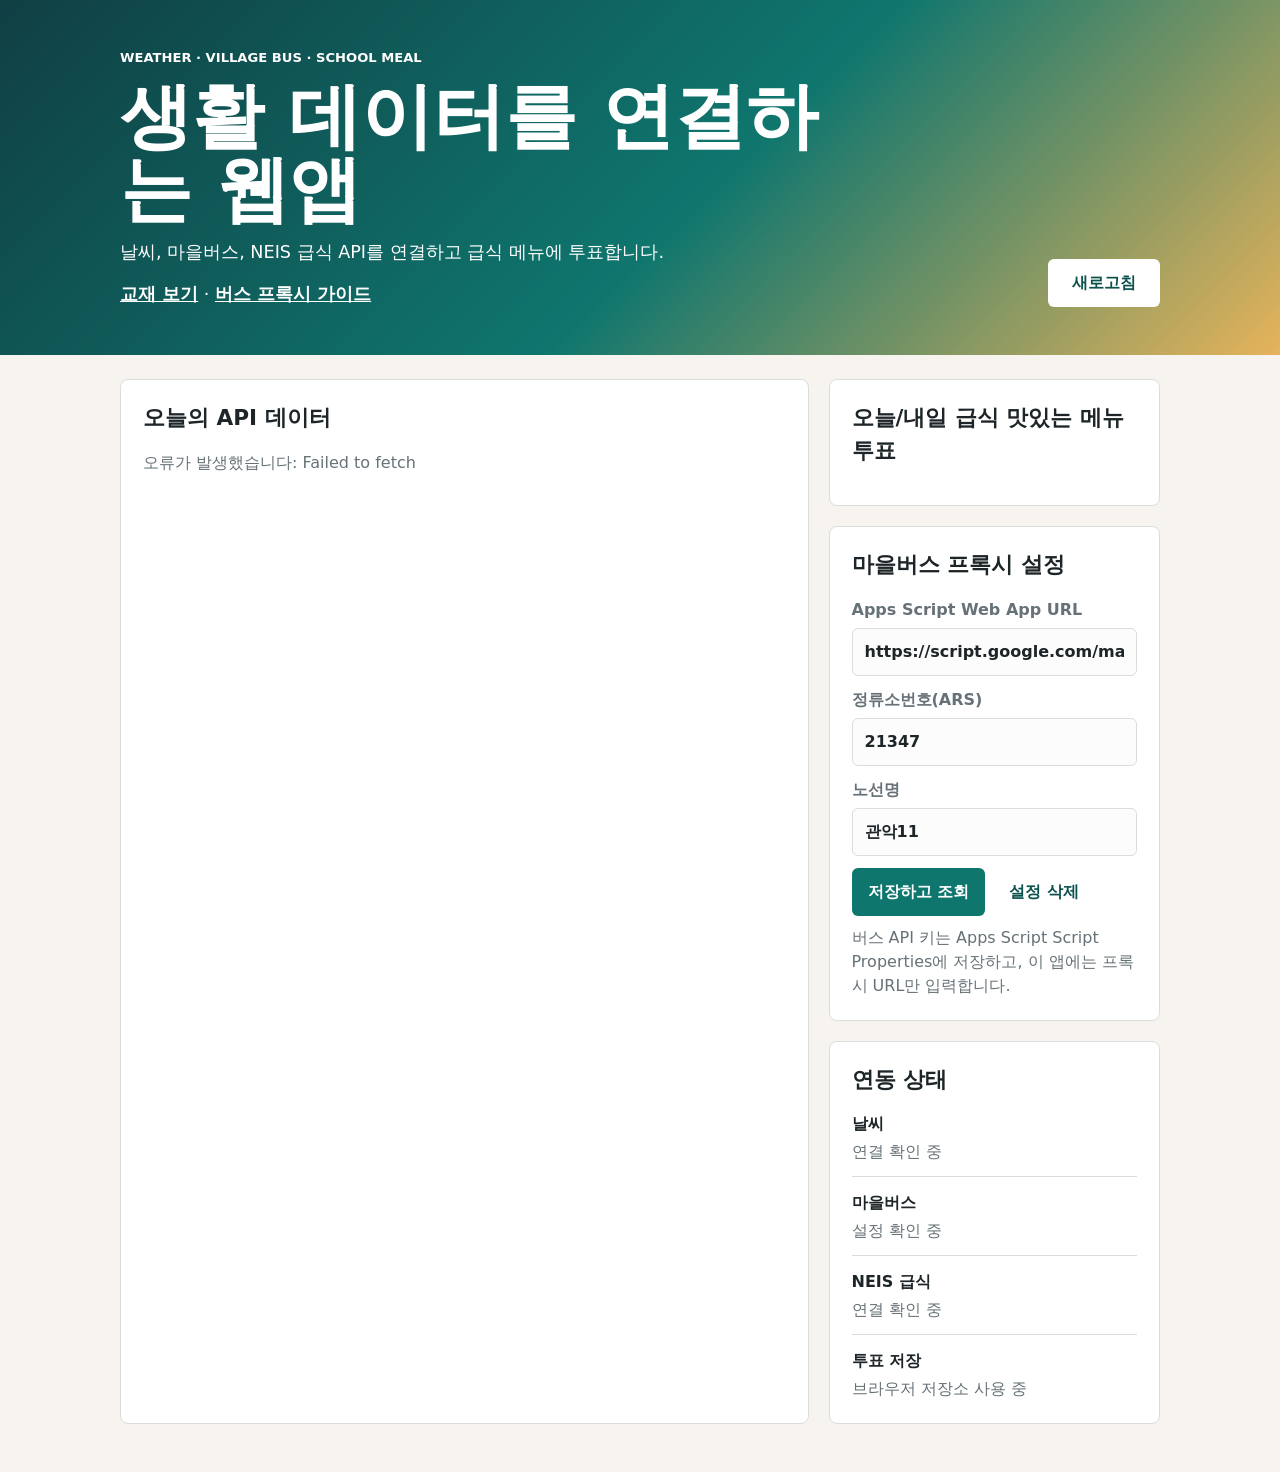
<file: index.html>
<!doctype html>
<html lang="ko">
  <head>
    <meta charset="utf-8">
    <meta name="viewport" content="width=device-width, initial-scale=1">
    <title>생활 데이터 웹앱</title>
    <link rel="stylesheet" href="./css/style.css">
  </head>
  <body>
    <header class="app-header">
      <div>
        <p class="eyebrow">Weather · Village Bus · School Meal</p>
        <h1>생활 데이터를 연결하는 웹앱</h1>
        <p class="lead">날씨, 마을버스, NEIS 급식 API를 연결하고 급식 메뉴에 투표합니다.</p>
        <p class="lead"><a href="./textbook.html" style="color:white;font-weight:800">교재 보기</a> · <a href="./docs/BUS_PROXY_GUIDE.md" style="color:white;font-weight:800">버스 프록시 가이드</a></p>
      </div>
      <button id="refreshButton" type="button">새로고침</button>
    </header>
    <main class="layout">
      <section class="panel api-panel">
        <h2>오늘의 API 데이터</h2>
        <div id="status" class="status">초기 데이터를 불러오는 중...</div>
        <div id="apiGrid" class="api-grid"></div>
      </section>
      <section class="panel vote-panel">
        <h2>오늘/내일 급식 맛있는 메뉴 투표</h2>
        <div id="mealVote" class="vote-list"></div>
      </section>
      <section class="panel side-panel">
        <h2>마을버스 프록시 설정</h2>
        <form id="busSettingsForm" class="settings-form">
          <label>Apps Script Web App URL<input id="busServiceKey" type="url" autocomplete="off" placeholder="https://script.google.com/macros/s/.../exec"></label>
          <label>정류소번호(ARS)<input id="busStationId" type="text" placeholder="연희빌라 기본값: 21347"></label>
          <label>노선명<input id="busRouteId" type="text" placeholder="관악11"></label>
          <div class="settings-actions"><button type="submit">저장하고 조회</button><button id="clearBusSettings" type="button">설정 삭제</button></div>
        </form>
        <p class="empty-note">버스 API 키는 Apps Script Script Properties에 저장하고, 이 앱에는 프록시 URL만 입력합니다.</p>
      </section>
      <section class="panel side-panel">
        <h2>연동 상태</h2>
        <dl class="connection-list">
          <div><dt>날씨</dt><dd id="weatherState">연결 확인 중</dd></div>
          <div><dt>마을버스</dt><dd id="busState">설정 확인 중</dd></div>
          <div><dt>NEIS 급식</dt><dd id="mealState">연결 확인 중</dd></div>
          <div><dt>투표 저장</dt><dd id="voteState">브라우저 저장소 사용 중</dd></div>
        </dl>
      </section>
    </main>
    <script src="./js/config.js"></script>
    <script src="./js/adapters/api-services.js"></script>
    <script src="./js/adapters/vote-store.js"></script>
    <script src="./js/app.js"></script>
  </body>
</html>
</file>
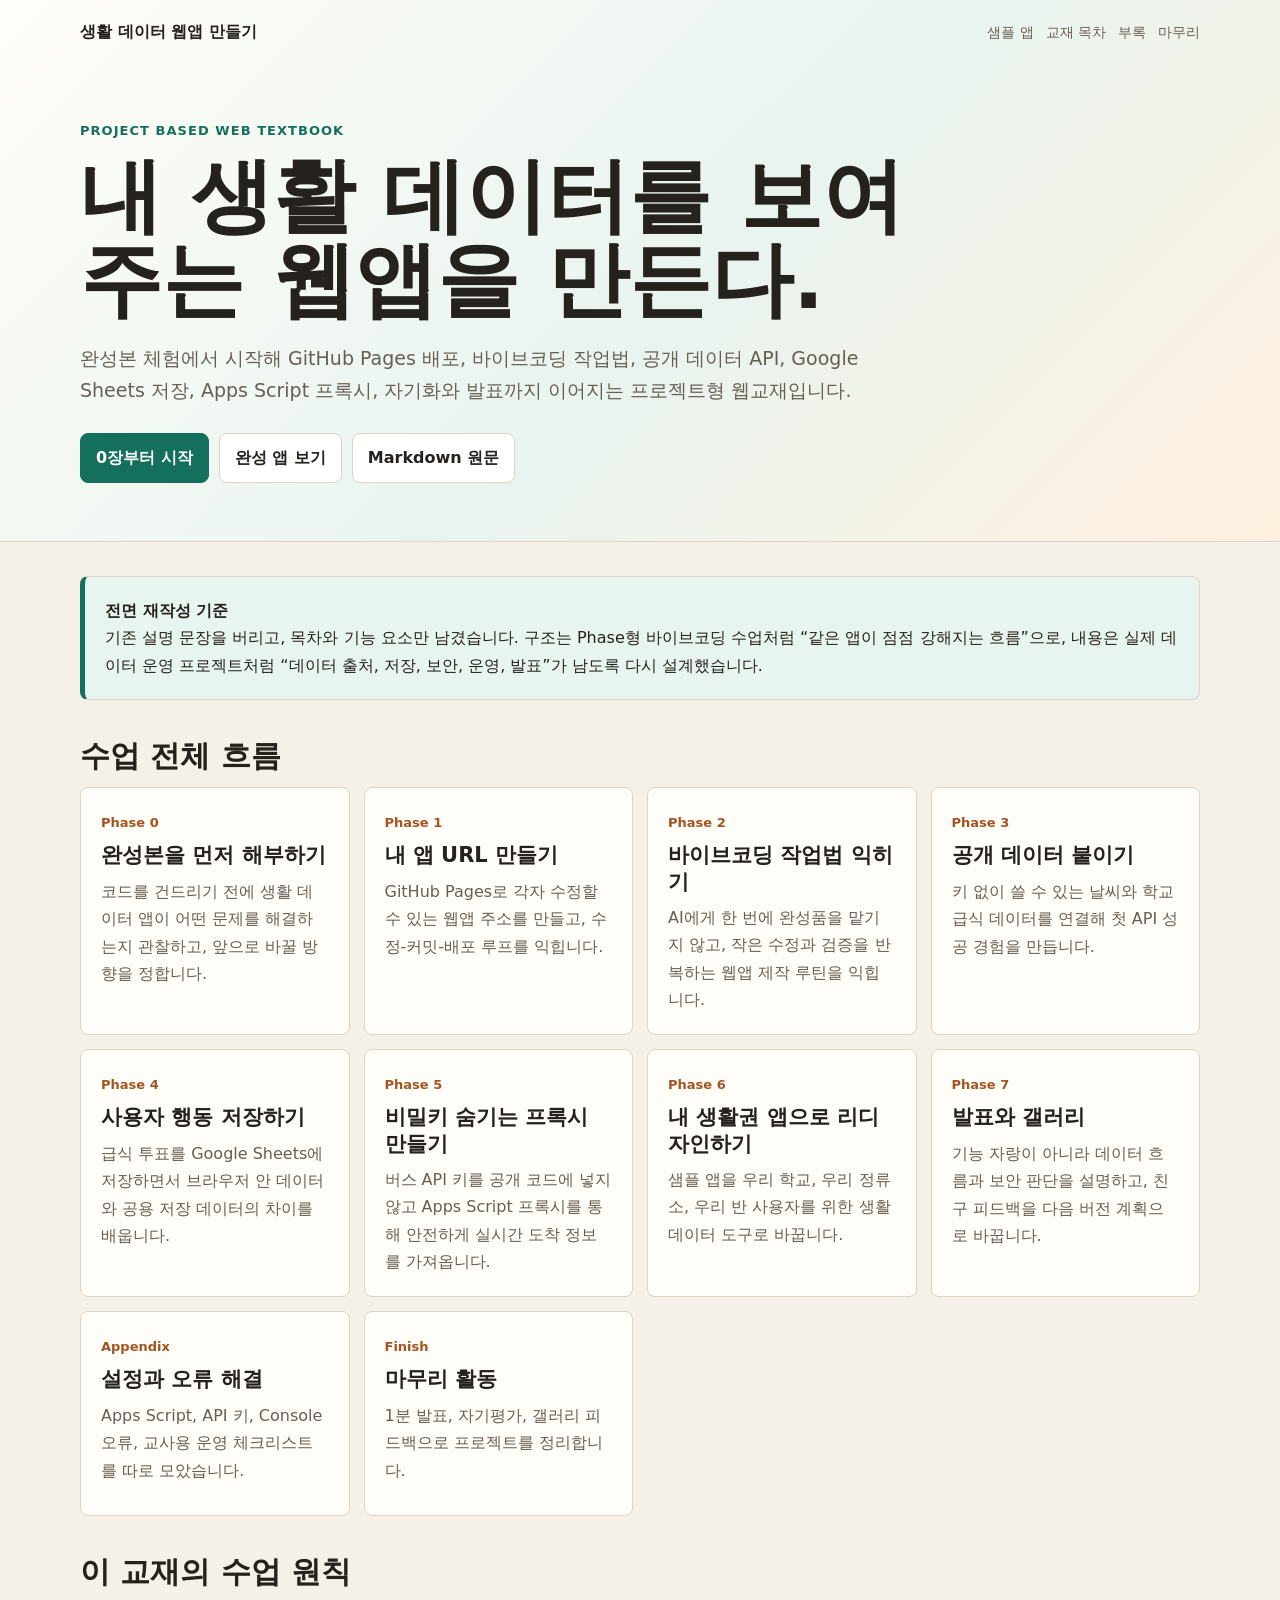
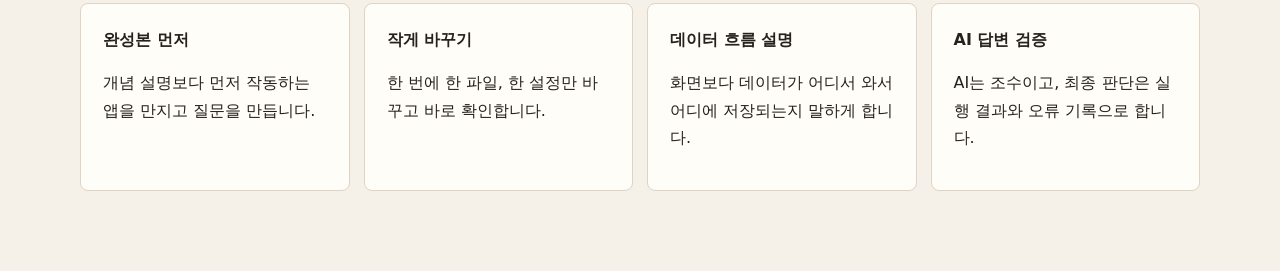
<file: textbook.html>
<!doctype html>
<html lang="ko">
<head>
  <meta charset="utf-8">
  <meta name="viewport" content="width=device-width,initial-scale=1">
  <title>생활 데이터 웹앱 만들기 웹교재</title>
  <meta name="description" content="고등학생을 위한 생활 데이터 웹앱 만들기 교재">
  <link rel="stylesheet" href="./assets/textbook.css">
</head>
<body>
  <header class="top">
    <div class="bar shell"><a class="brand" href="./textbook.html">생활 데이터 웹앱 만들기</a><nav class="nav"><a href="./index.html">샘플 앱</a><a href="./textbook.html">교재 목차</a><a href="./textbook/appendix.html">부록</a><a href="./textbook/finish.html">마무리</a></nav></div>
    <div class="hero shell">
      <p class="eyebrow">Project Based Web Textbook</p>
      <h1>내 생활 데이터를 보여주는 웹앱을 만든다.</h1>
      <p class="lead">완성본 체험에서 시작해 GitHub Pages 배포, 바이브코딩 작업법, 공개 데이터 API, Google Sheets 저장, Apps Script 프록시, 자기화와 발표까지 이어지는 프로젝트형 웹교재입니다.</p>
      <p class="actions"><a class="btn primary" href="./textbook/00.html">0장부터 시작</a><a class="btn" href="./index.html">완성 앱 보기</a><a class="btn" href="./docs/TEXTBOOK.md">Markdown 원문</a></p>
    </div>
  </header>
  <main class="wrap">
    <section class="band">
      <b>전면 재작성 기준</b><br>
      기존 설명 문장을 버리고, 목차와 기능 요소만 남겼습니다. 구조는 Phase형 바이브코딩 수업처럼 “같은 앱이 점점 강해지는 흐름”으로, 내용은 실제 데이터 운영 프로젝트처럼 “데이터 출처, 저장, 보안, 운영, 발표”가 남도록 다시 설계했습니다.
    </section>
    <h2>수업 전체 흐름</h2>
    <div class="grid"><a class="card" href="textbook/00.html"><span class="phase">Phase 0</span><strong>완성본을 먼저 해부하기</strong><p>코드를 건드리기 전에 생활 데이터 앱이 어떤 문제를 해결하는지 관찰하고, 앞으로 바꿀 방향을 정합니다.</p></a><a class="card" href="textbook/01.html"><span class="phase">Phase 1</span><strong>내 앱 URL 만들기</strong><p>GitHub Pages로 각자 수정할 수 있는 웹앱 주소를 만들고, 수정-커밋-배포 루프를 익힙니다.</p></a><a class="card" href="textbook/02.html"><span class="phase">Phase 2</span><strong>바이브코딩 작업법 익히기</strong><p>AI에게 한 번에 완성품을 맡기지 않고, 작은 수정과 검증을 반복하는 웹앱 제작 루틴을 익힙니다.</p></a><a class="card" href="textbook/03.html"><span class="phase">Phase 3</span><strong>공개 데이터 붙이기</strong><p>키 없이 쓸 수 있는 날씨와 학교 급식 데이터를 연결해 첫 API 성공 경험을 만듭니다.</p></a><a class="card" href="textbook/04.html"><span class="phase">Phase 4</span><strong>사용자 행동 저장하기</strong><p>급식 투표를 Google Sheets에 저장하면서 브라우저 안 데이터와 공용 저장 데이터의 차이를 배웁니다.</p></a><a class="card" href="textbook/05.html"><span class="phase">Phase 5</span><strong>비밀키 숨기는 프록시 만들기</strong><p>버스 API 키를 공개 코드에 넣지 않고 Apps Script 프록시를 통해 안전하게 실시간 도착 정보를 가져옵니다.</p></a><a class="card" href="textbook/06.html"><span class="phase">Phase 6</span><strong>내 생활권 앱으로 리디자인하기</strong><p>샘플 앱을 우리 학교, 우리 정류소, 우리 반 사용자를 위한 생활 데이터 도구로 바꿉니다.</p></a><a class="card" href="textbook/07.html"><span class="phase">Phase 7</span><strong>발표와 갤러리</strong><p>기능 자랑이 아니라 데이터 흐름과 보안 판단을 설명하고, 친구 피드백을 다음 버전 계획으로 바꿉니다.</p></a><a class="card" href="textbook/appendix.html"><span class="phase">Appendix</span><strong>설정과 오류 해결</strong><p>Apps Script, API 키, Console 오류, 교사용 운영 체크리스트를 따로 모았습니다.</p></a><a class="card" href="textbook/finish.html"><span class="phase">Finish</span><strong>마무리 활동</strong><p>1분 발표, 자기평가, 갤러리 피드백으로 프로젝트를 정리합니다.</p></a></div>
    <h2>이 교재의 수업 원칙</h2>
    <div class="grid"><div class="panel"><b>완성본 먼저</b><p>개념 설명보다 먼저 작동하는 앱을 만지고 질문을 만듭니다.</p></div><div class="panel"><b>작게 바꾸기</b><p>한 번에 한 파일, 한 설정만 바꾸고 바로 확인합니다.</p></div><div class="panel"><b>데이터 흐름 설명</b><p>화면보다 데이터가 어디서 와서 어디에 저장되는지 말하게 합니다.</p></div><div class="panel"><b>AI 답변 검증</b><p>AI는 조수이고, 최종 판단은 실행 결과와 오류 기록으로 합니다.</p></div></div>
  </main>
</body>
</html>
</file>
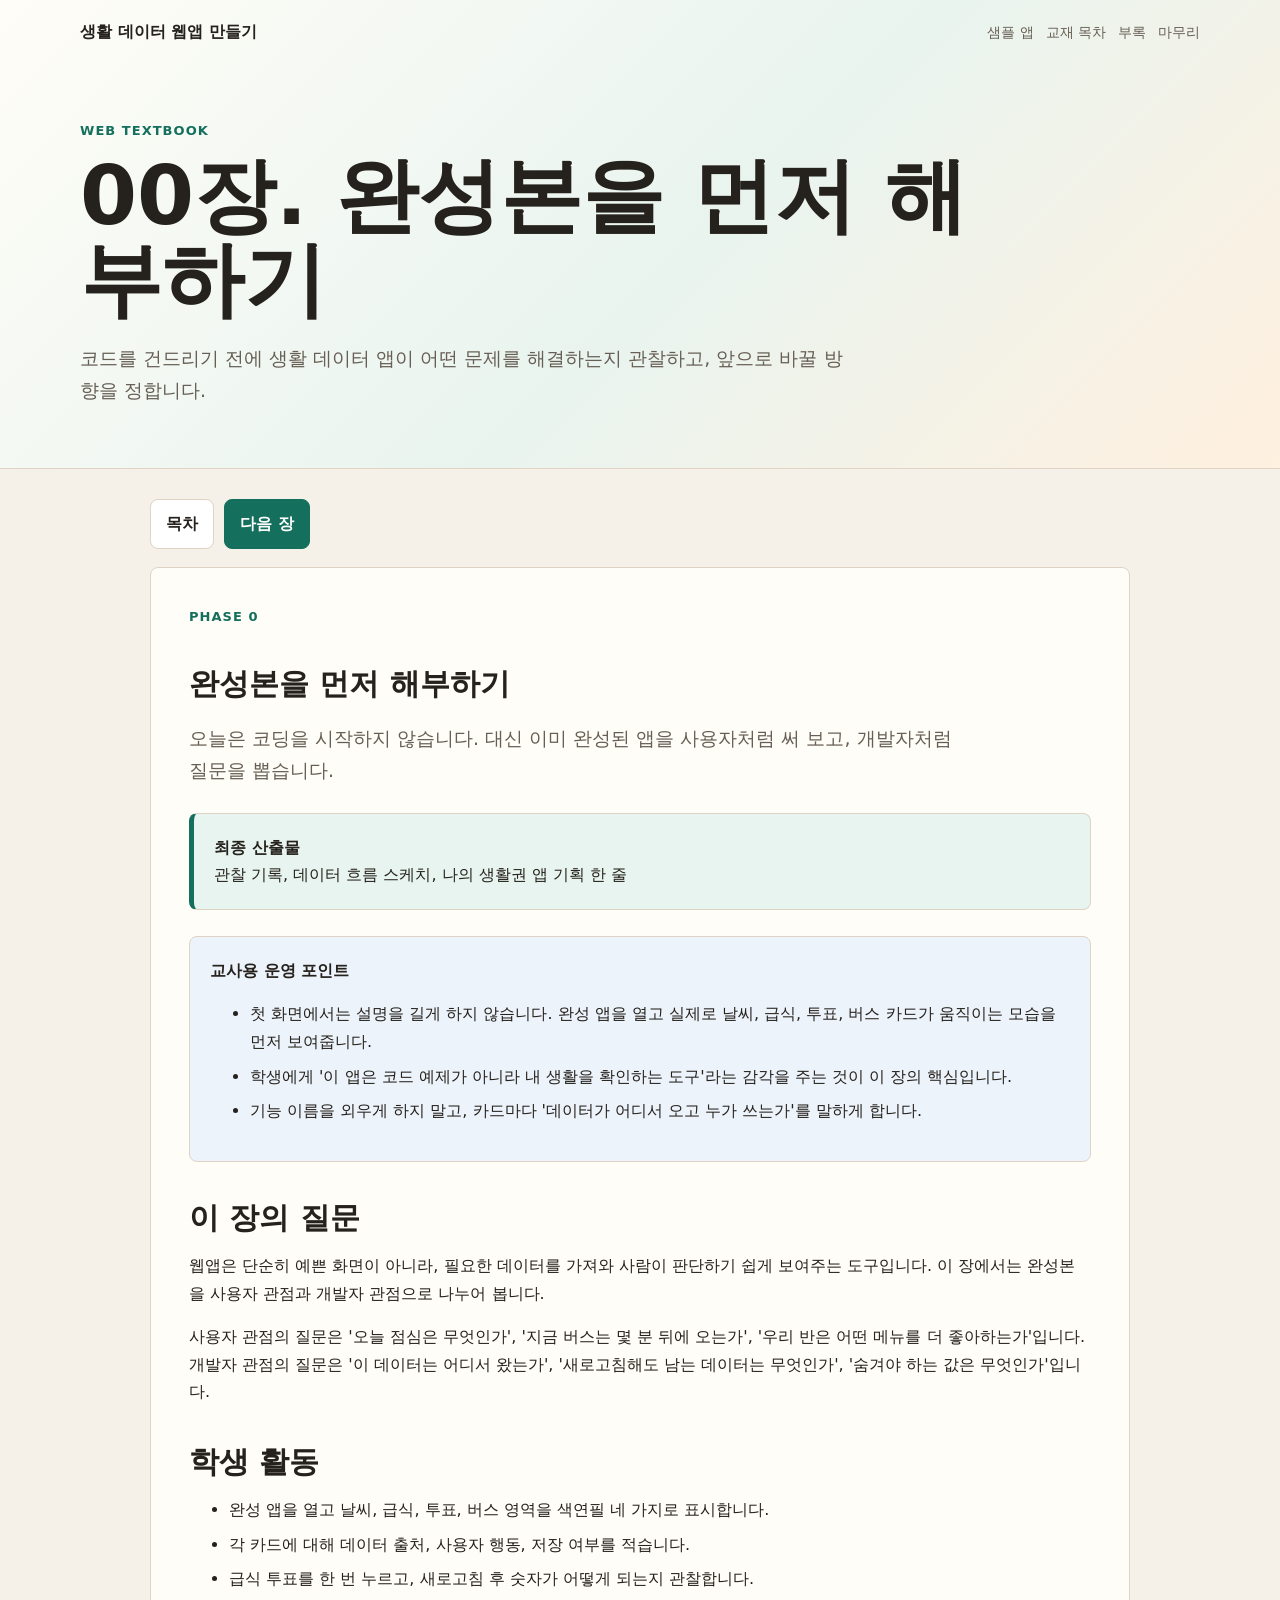
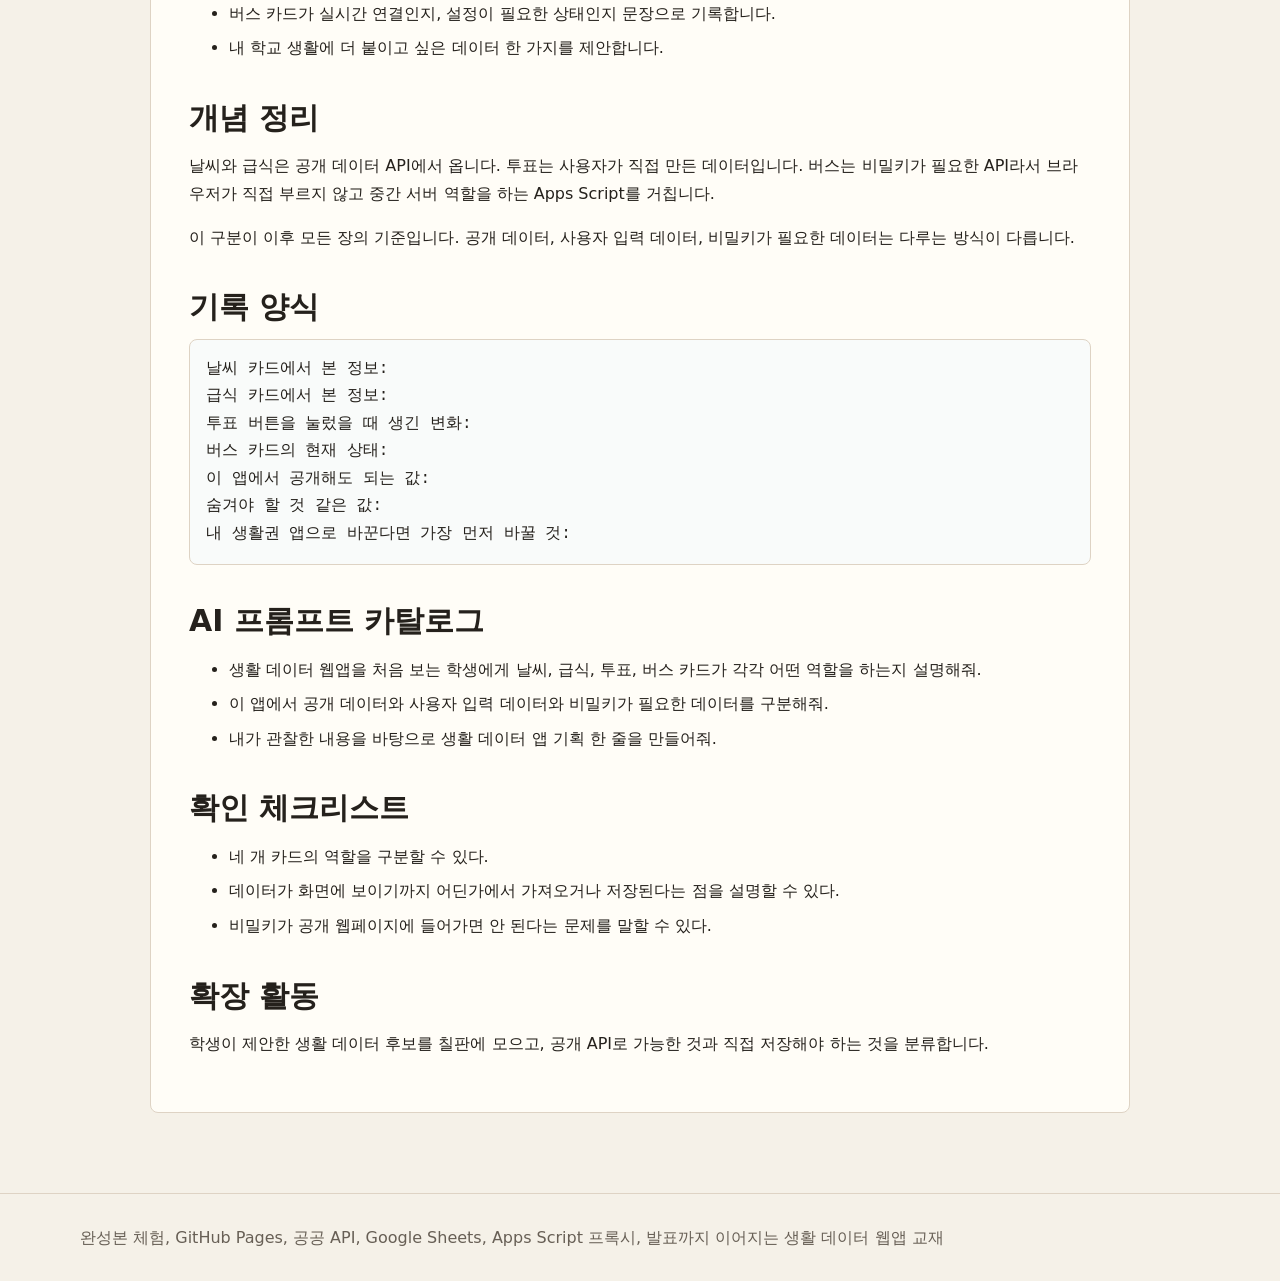
<file: textbook/00.html>
<!doctype html>
<html lang="ko"><head><meta charset="utf-8"><meta name="viewport" content="width=device-width,initial-scale=1"><title>00장. 완성본을 먼저 해부하기 | 생활 데이터 웹앱 만들기</title><meta name="description" content="코드를 건드리기 전에 생활 데이터 앱이 어떤 문제를 해결하는지 관찰하고, 앞으로 바꿀 방향을 정합니다."><link rel="stylesheet" href="../assets/textbook.css"></head><body><header class="top"><div class="bar shell"><a class="brand" href="../textbook.html">생활 데이터 웹앱 만들기</a><nav class="nav"><a href="../index.html">샘플 앱</a><a href="../textbook.html">교재 목차</a><a href="../textbook/appendix.html">부록</a><a href="../textbook/finish.html">마무리</a></nav></div><div class="hero shell"><p class="eyebrow">Web Textbook</p><h1>00장. 완성본을 먼저 해부하기</h1><p class="lead">코드를 건드리기 전에 생활 데이터 앱이 어떤 문제를 해결하는지 관찰하고, 앞으로 바꿀 방향을 정합니다.</p></div></header><main class="chapter-wrap"><p class="chapter-nav"><a class="btn" href="../textbook.html">목차</a><a class="btn primary" href="01.html">다음 장</a></p><article class="book"><p class="eyebrow">Phase 0</p><h2>완성본을 먼저 해부하기</h2><p class="lead">오늘은 코딩을 시작하지 않습니다. 대신 이미 완성된 앱을 사용자처럼 써 보고, 개발자처럼 질문을 뽑습니다.</p><div class="band"><b>최종 산출물</b><br>관찰 기록, 데이터 흐름 스케치, 나의 생활권 앱 기획 한 줄</div><div class="teacher"><b>교사용 운영 포인트</b><ul><li>첫 화면에서는 설명을 길게 하지 않습니다. 완성 앱을 열고 실제로 날씨, 급식, 투표, 버스 카드가 움직이는 모습을 먼저 보여줍니다.</li><li>학생에게 '이 앱은 코드 예제가 아니라 내 생활을 확인하는 도구'라는 감각을 주는 것이 이 장의 핵심입니다.</li><li>기능 이름을 외우게 하지 말고, 카드마다 '데이터가 어디서 오고 누가 쓰는가'를 말하게 합니다.</li></ul></div><h2>이 장의 질문</h2><p>웹앱은 단순히 예쁜 화면이 아니라, 필요한 데이터를 가져와 사람이 판단하기 쉽게 보여주는 도구입니다. 이 장에서는 완성본을 사용자 관점과 개발자 관점으로 나누어 봅니다.</p><p>사용자 관점의 질문은 '오늘 점심은 무엇인가', '지금 버스는 몇 분 뒤에 오는가', '우리 반은 어떤 메뉴를 더 좋아하는가'입니다. 개발자 관점의 질문은 '이 데이터는 어디서 왔는가', '새로고침해도 남는 데이터는 무엇인가', '숨겨야 하는 값은 무엇인가'입니다.</p><h2>학생 활동</h2><ul><li>완성 앱을 열고 날씨, 급식, 투표, 버스 영역을 색연필 네 가지로 표시합니다.</li><li>각 카드에 대해 데이터 출처, 사용자 행동, 저장 여부를 적습니다.</li><li>급식 투표를 한 번 누르고, 새로고침 후 숫자가 어떻게 되는지 관찰합니다.</li><li>버스 카드가 실시간 연결인지, 설정이 필요한 상태인지 문장으로 기록합니다.</li><li>내 학교 생활에 더 붙이고 싶은 데이터 한 가지를 제안합니다.</li></ul><h2>개념 정리</h2><p>날씨와 급식은 공개 데이터 API에서 옵니다. 투표는 사용자가 직접 만든 데이터입니다. 버스는 비밀키가 필요한 API라서 브라우저가 직접 부르지 않고 중간 서버 역할을 하는 Apps Script를 거칩니다.</p><p>이 구분이 이후 모든 장의 기준입니다. 공개 데이터, 사용자 입력 데이터, 비밀키가 필요한 데이터는 다루는 방식이 다릅니다.</p><h2>기록 양식</h2><pre><code>날씨 카드에서 본 정보:
급식 카드에서 본 정보:
투표 버튼을 눌렀을 때 생긴 변화:
버스 카드의 현재 상태:
이 앱에서 공개해도 되는 값:
숨겨야 할 것 같은 값:
내 생활권 앱으로 바꾼다면 가장 먼저 바꿀 것:</code></pre><h2>AI 프롬프트 카탈로그</h2><ul><li>생활 데이터 웹앱을 처음 보는 학생에게 날씨, 급식, 투표, 버스 카드가 각각 어떤 역할을 하는지 설명해줘.</li><li>이 앱에서 공개 데이터와 사용자 입력 데이터와 비밀키가 필요한 데이터를 구분해줘.</li><li>내가 관찰한 내용을 바탕으로 생활 데이터 앱 기획 한 줄을 만들어줘.</li></ul><h2>확인 체크리스트</h2><ul><li>네 개 카드의 역할을 구분할 수 있다.</li><li>데이터가 화면에 보이기까지 어딘가에서 가져오거나 저장된다는 점을 설명할 수 있다.</li><li>비밀키가 공개 웹페이지에 들어가면 안 된다는 문제를 말할 수 있다.</li></ul><h2>확장 활동</h2><p>학생이 제안한 생활 데이터 후보를 칠판에 모으고, 공개 API로 가능한 것과 직접 저장해야 하는 것을 분류합니다.</p></article></main><footer class="footer"><div class="shell">완성본 체험, GitHub Pages, 공공 API, Google Sheets, Apps Script 프록시, 발표까지 이어지는 생활 데이터 웹앱 교재</div></footer></body></html>
</file>
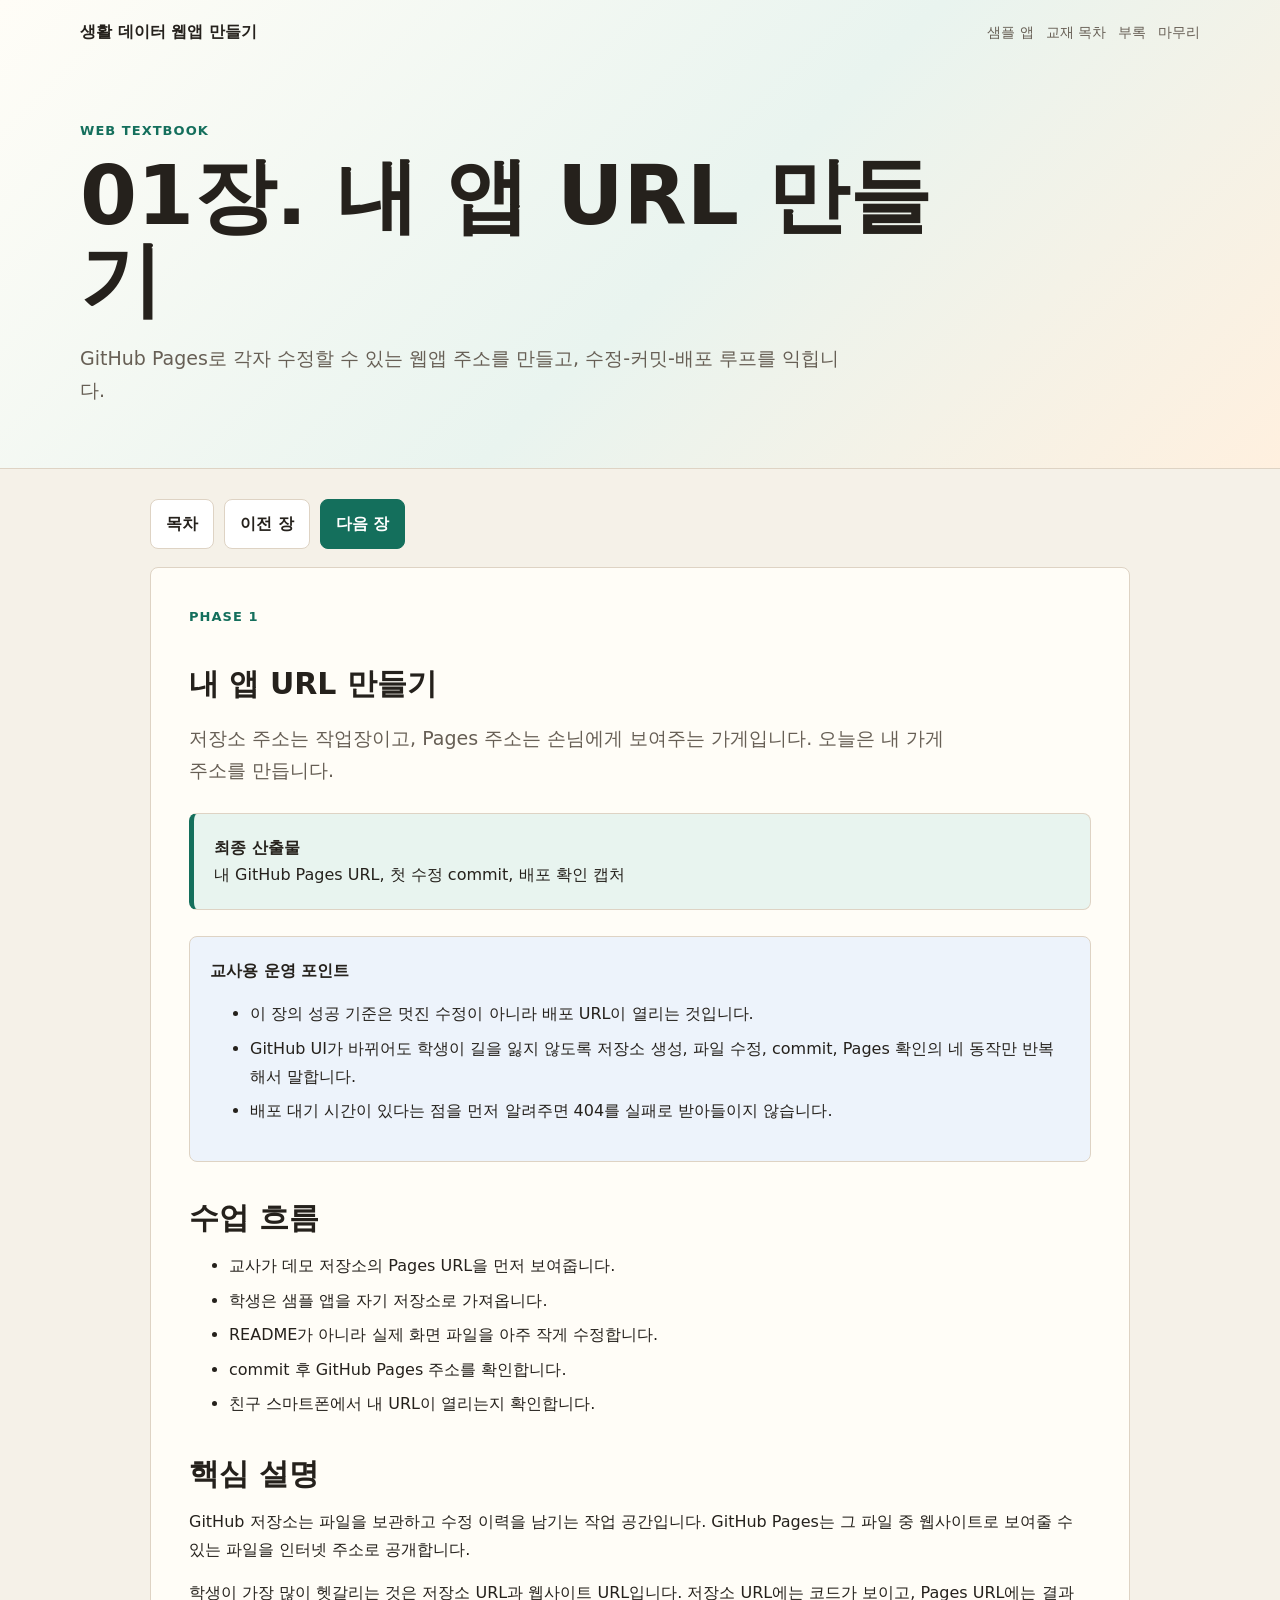
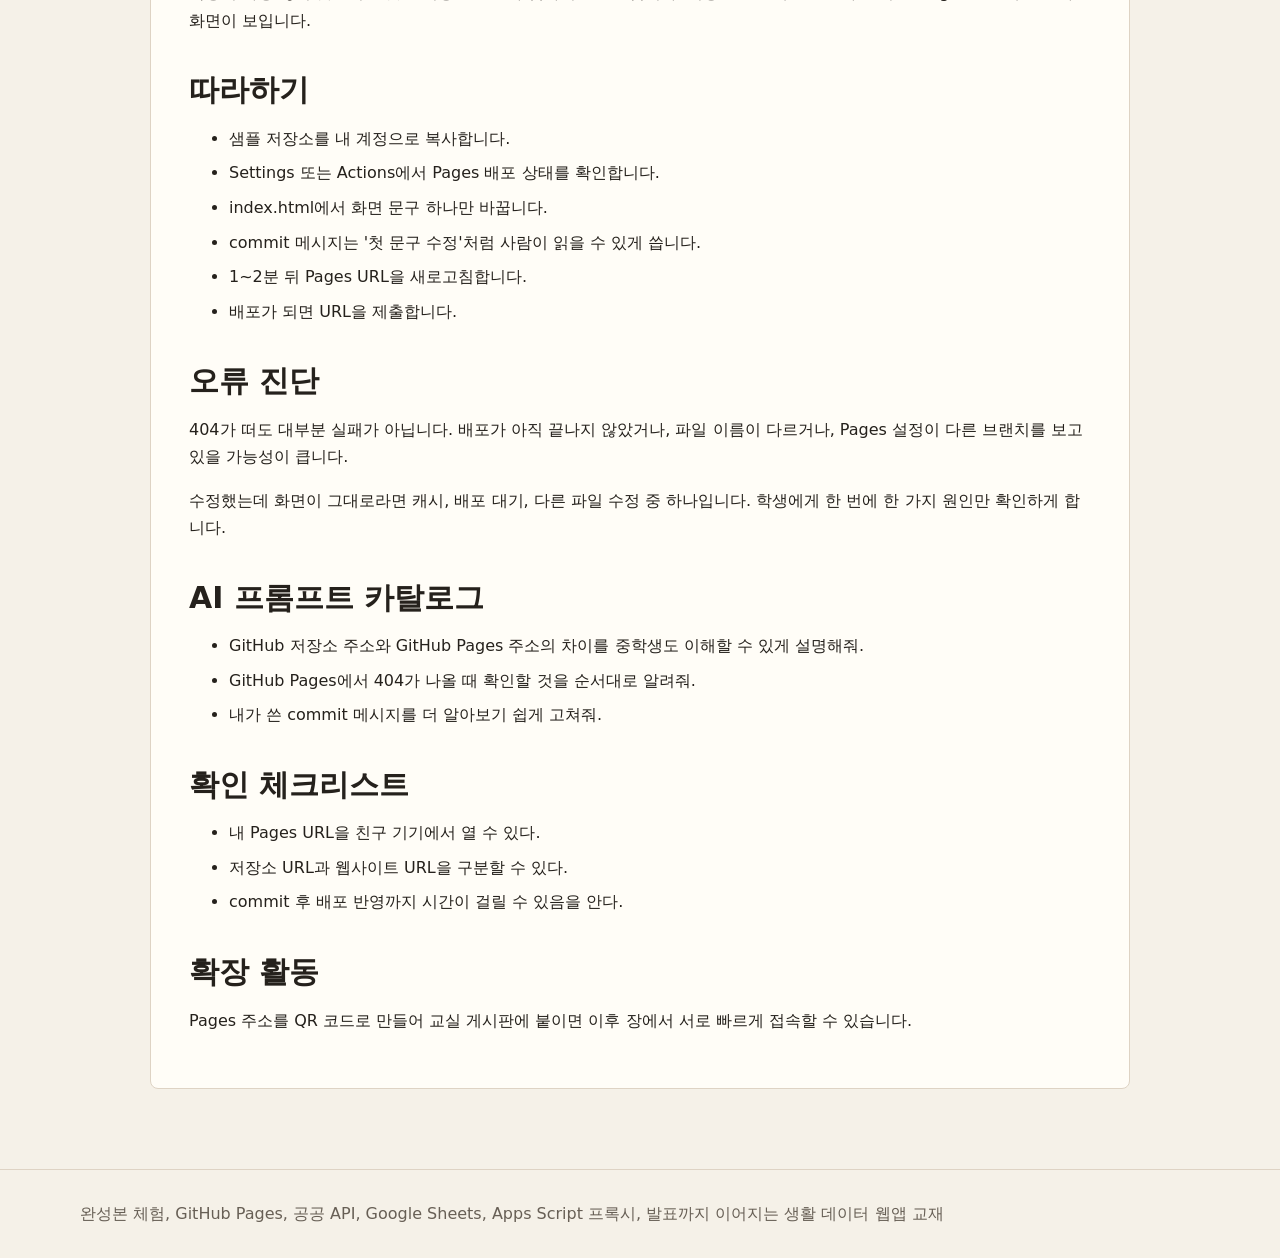
<file: textbook/01.html>
<!doctype html>
<html lang="ko"><head><meta charset="utf-8"><meta name="viewport" content="width=device-width,initial-scale=1"><title>01장. 내 앱 URL 만들기 | 생활 데이터 웹앱 만들기</title><meta name="description" content="GitHub Pages로 각자 수정할 수 있는 웹앱 주소를 만들고, 수정-커밋-배포 루프를 익힙니다."><link rel="stylesheet" href="../assets/textbook.css"></head><body><header class="top"><div class="bar shell"><a class="brand" href="../textbook.html">생활 데이터 웹앱 만들기</a><nav class="nav"><a href="../index.html">샘플 앱</a><a href="../textbook.html">교재 목차</a><a href="../textbook/appendix.html">부록</a><a href="../textbook/finish.html">마무리</a></nav></div><div class="hero shell"><p class="eyebrow">Web Textbook</p><h1>01장. 내 앱 URL 만들기</h1><p class="lead">GitHub Pages로 각자 수정할 수 있는 웹앱 주소를 만들고, 수정-커밋-배포 루프를 익힙니다.</p></div></header><main class="chapter-wrap"><p class="chapter-nav"><a class="btn" href="../textbook.html">목차</a><a class="btn" href="00.html">이전 장</a><a class="btn primary" href="02.html">다음 장</a></p><article class="book"><p class="eyebrow">Phase 1</p><h2>내 앱 URL 만들기</h2><p class="lead">저장소 주소는 작업장이고, Pages 주소는 손님에게 보여주는 가게입니다. 오늘은 내 가게 주소를 만듭니다.</p><div class="band"><b>최종 산출물</b><br>내 GitHub Pages URL, 첫 수정 commit, 배포 확인 캡처</div><div class="teacher"><b>교사용 운영 포인트</b><ul><li>이 장의 성공 기준은 멋진 수정이 아니라 배포 URL이 열리는 것입니다.</li><li>GitHub UI가 바뀌어도 학생이 길을 잃지 않도록 저장소 생성, 파일 수정, commit, Pages 확인의 네 동작만 반복해서 말합니다.</li><li>배포 대기 시간이 있다는 점을 먼저 알려주면 404를 실패로 받아들이지 않습니다.</li></ul></div><h2>수업 흐름</h2><ul><li>교사가 데모 저장소의 Pages URL을 먼저 보여줍니다.</li><li>학생은 샘플 앱을 자기 저장소로 가져옵니다.</li><li>README가 아니라 실제 화면 파일을 아주 작게 수정합니다.</li><li>commit 후 GitHub Pages 주소를 확인합니다.</li><li>친구 스마트폰에서 내 URL이 열리는지 확인합니다.</li></ul><h2>핵심 설명</h2><p>GitHub 저장소는 파일을 보관하고 수정 이력을 남기는 작업 공간입니다. GitHub Pages는 그 파일 중 웹사이트로 보여줄 수 있는 파일을 인터넷 주소로 공개합니다.</p><p>학생이 가장 많이 헷갈리는 것은 저장소 URL과 웹사이트 URL입니다. 저장소 URL에는 코드가 보이고, Pages URL에는 결과 화면이 보입니다.</p><h2>따라하기</h2><ul><li>샘플 저장소를 내 계정으로 복사합니다.</li><li>Settings 또는 Actions에서 Pages 배포 상태를 확인합니다.</li><li>index.html에서 화면 문구 하나만 바꿉니다.</li><li>commit 메시지는 '첫 문구 수정'처럼 사람이 읽을 수 있게 씁니다.</li><li>1~2분 뒤 Pages URL을 새로고침합니다.</li><li>배포가 되면 URL을 제출합니다.</li></ul><h2>오류 진단</h2><p>404가 떠도 대부분 실패가 아닙니다. 배포가 아직 끝나지 않았거나, 파일 이름이 다르거나, Pages 설정이 다른 브랜치를 보고 있을 가능성이 큽니다.</p><p>수정했는데 화면이 그대로라면 캐시, 배포 대기, 다른 파일 수정 중 하나입니다. 학생에게 한 번에 한 가지 원인만 확인하게 합니다.</p><h2>AI 프롬프트 카탈로그</h2><ul><li>GitHub 저장소 주소와 GitHub Pages 주소의 차이를 중학생도 이해할 수 있게 설명해줘.</li><li>GitHub Pages에서 404가 나올 때 확인할 것을 순서대로 알려줘.</li><li>내가 쓴 commit 메시지를 더 알아보기 쉽게 고쳐줘.</li></ul><h2>확인 체크리스트</h2><ul><li>내 Pages URL을 친구 기기에서 열 수 있다.</li><li>저장소 URL과 웹사이트 URL을 구분할 수 있다.</li><li>commit 후 배포 반영까지 시간이 걸릴 수 있음을 안다.</li></ul><h2>확장 활동</h2><p>Pages 주소를 QR 코드로 만들어 교실 게시판에 붙이면 이후 장에서 서로 빠르게 접속할 수 있습니다.</p></article></main><footer class="footer"><div class="shell">완성본 체험, GitHub Pages, 공공 API, Google Sheets, Apps Script 프록시, 발표까지 이어지는 생활 데이터 웹앱 교재</div></footer></body></html>
</file>
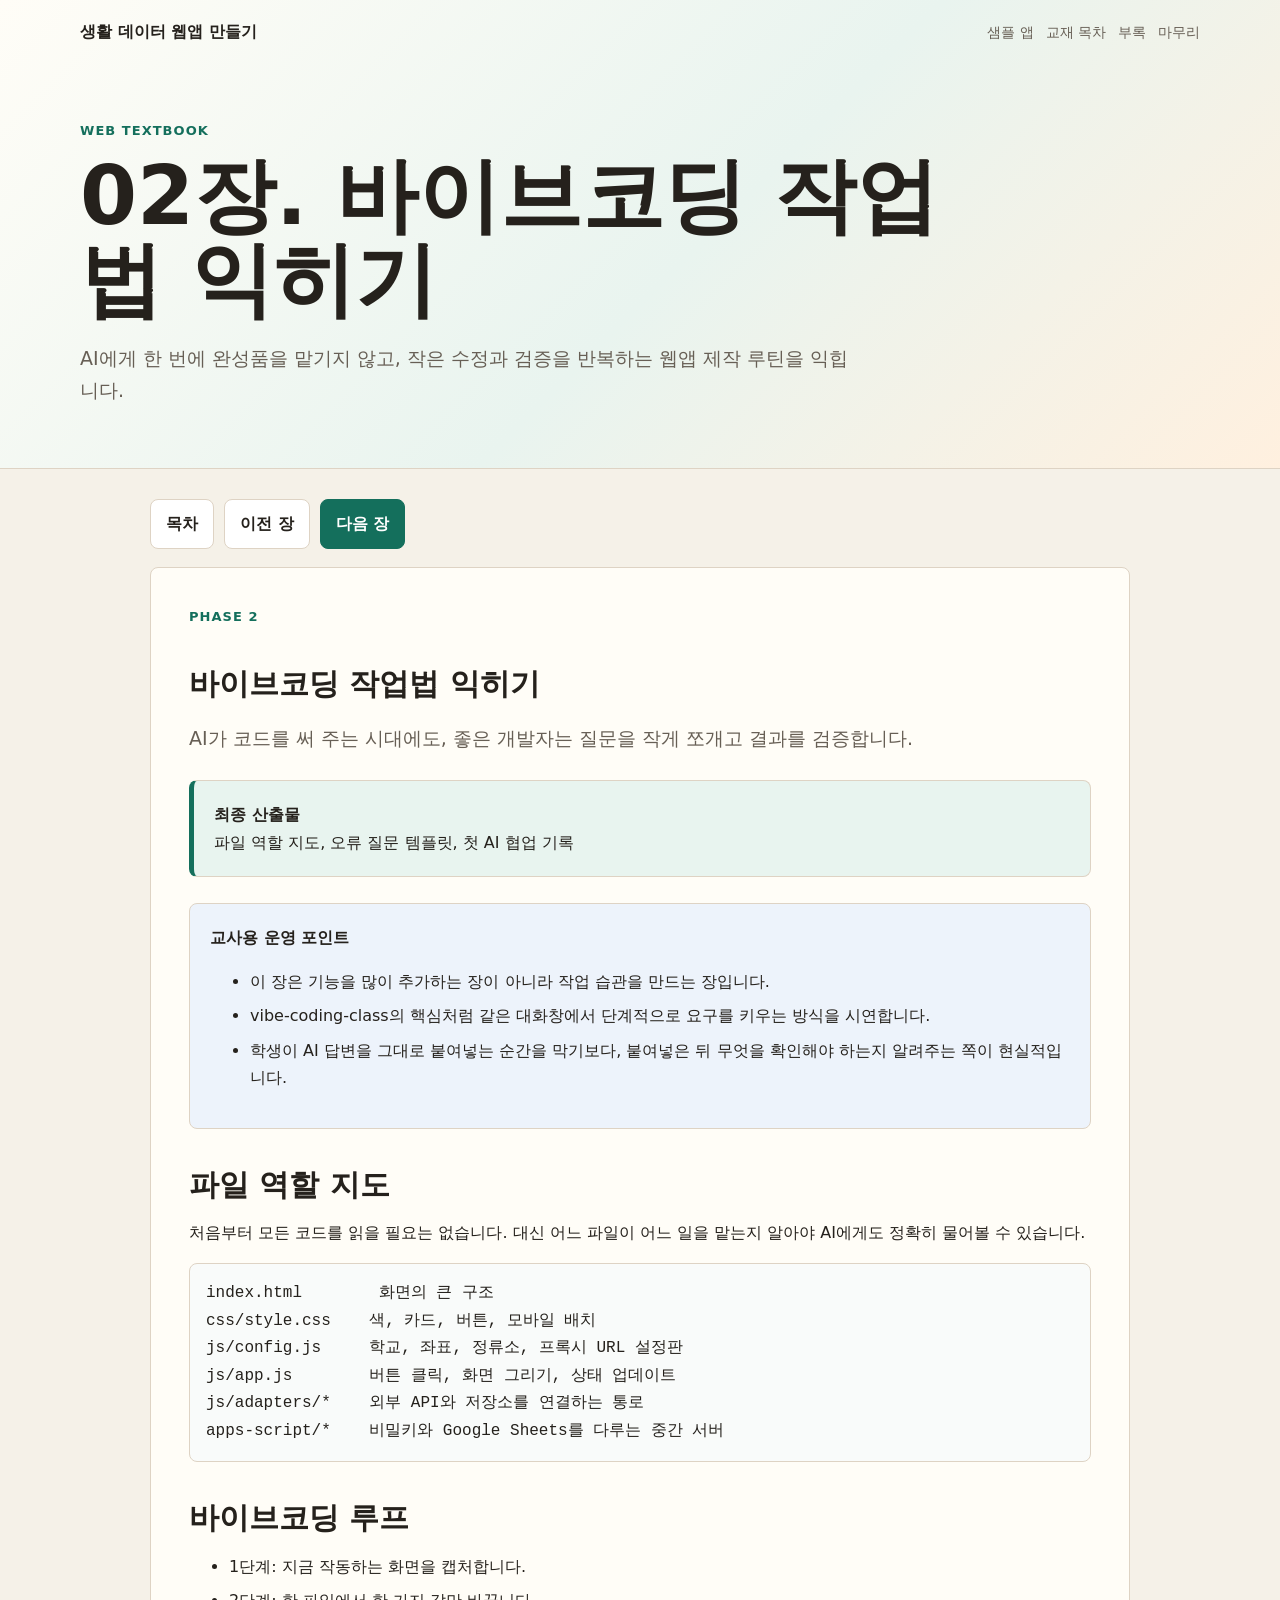
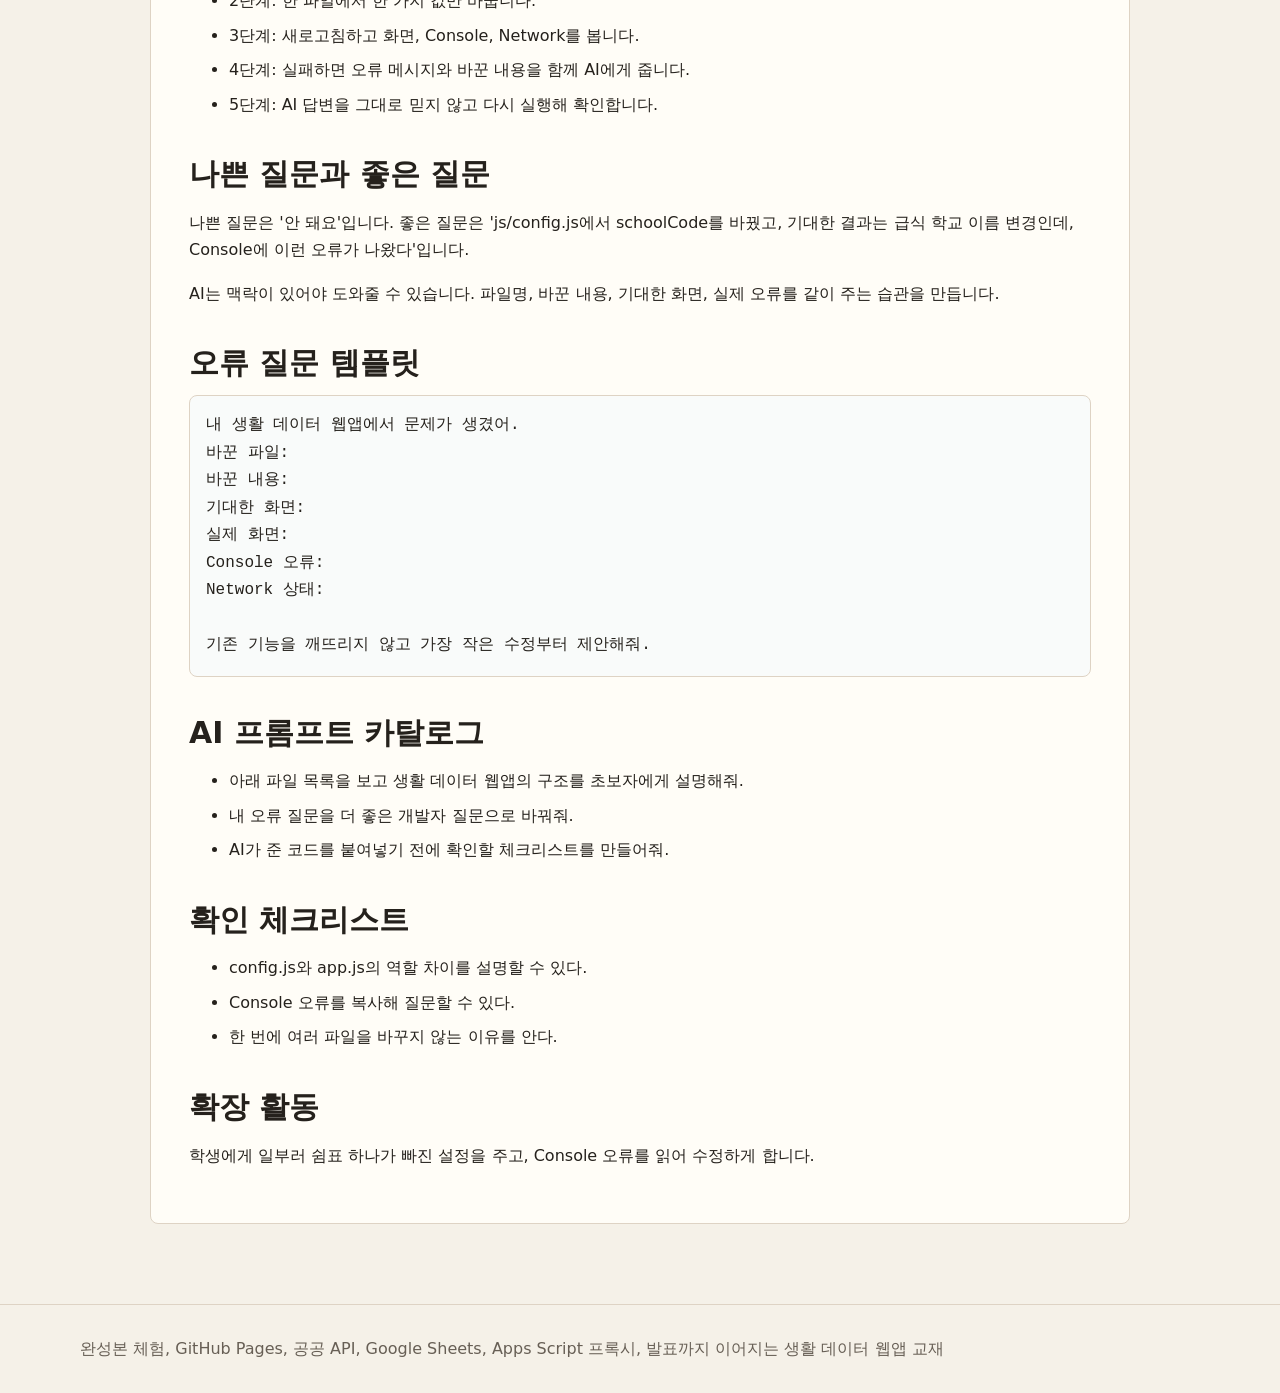
<file: textbook/02.html>
<!doctype html>
<html lang="ko"><head><meta charset="utf-8"><meta name="viewport" content="width=device-width,initial-scale=1"><title>02장. 바이브코딩 작업법 익히기 | 생활 데이터 웹앱 만들기</title><meta name="description" content="AI에게 한 번에 완성품을 맡기지 않고, 작은 수정과 검증을 반복하는 웹앱 제작 루틴을 익힙니다."><link rel="stylesheet" href="../assets/textbook.css"></head><body><header class="top"><div class="bar shell"><a class="brand" href="../textbook.html">생활 데이터 웹앱 만들기</a><nav class="nav"><a href="../index.html">샘플 앱</a><a href="../textbook.html">교재 목차</a><a href="../textbook/appendix.html">부록</a><a href="../textbook/finish.html">마무리</a></nav></div><div class="hero shell"><p class="eyebrow">Web Textbook</p><h1>02장. 바이브코딩 작업법 익히기</h1><p class="lead">AI에게 한 번에 완성품을 맡기지 않고, 작은 수정과 검증을 반복하는 웹앱 제작 루틴을 익힙니다.</p></div></header><main class="chapter-wrap"><p class="chapter-nav"><a class="btn" href="../textbook.html">목차</a><a class="btn" href="01.html">이전 장</a><a class="btn primary" href="03.html">다음 장</a></p><article class="book"><p class="eyebrow">Phase 2</p><h2>바이브코딩 작업법 익히기</h2><p class="lead">AI가 코드를 써 주는 시대에도, 좋은 개발자는 질문을 작게 쪼개고 결과를 검증합니다.</p><div class="band"><b>최종 산출물</b><br>파일 역할 지도, 오류 질문 템플릿, 첫 AI 협업 기록</div><div class="teacher"><b>교사용 운영 포인트</b><ul><li>이 장은 기능을 많이 추가하는 장이 아니라 작업 습관을 만드는 장입니다.</li><li>vibe-coding-class의 핵심처럼 같은 대화창에서 단계적으로 요구를 키우는 방식을 시연합니다.</li><li>학생이 AI 답변을 그대로 붙여넣는 순간을 막기보다, 붙여넣은 뒤 무엇을 확인해야 하는지 알려주는 쪽이 현실적입니다.</li></ul></div><h2>파일 역할 지도</h2><p>처음부터 모든 코드를 읽을 필요는 없습니다. 대신 어느 파일이 어느 일을 맡는지 알아야 AI에게도 정확히 물어볼 수 있습니다.</p><pre><code>index.html        화면의 큰 구조
css/style.css    색, 카드, 버튼, 모바일 배치
js/config.js     학교, 좌표, 정류소, 프록시 URL 설정판
js/app.js        버튼 클릭, 화면 그리기, 상태 업데이트
js/adapters/*    외부 API와 저장소를 연결하는 통로
apps-script/*    비밀키와 Google Sheets를 다루는 중간 서버</code></pre><h2>바이브코딩 루프</h2><ul><li>1단계: 지금 작동하는 화면을 캡처합니다.</li><li>2단계: 한 파일에서 한 가지 값만 바꿉니다.</li><li>3단계: 새로고침하고 화면, Console, Network를 봅니다.</li><li>4단계: 실패하면 오류 메시지와 바꾼 내용을 함께 AI에게 줍니다.</li><li>5단계: AI 답변을 그대로 믿지 않고 다시 실행해 확인합니다.</li></ul><h2>나쁜 질문과 좋은 질문</h2><p>나쁜 질문은 '안 돼요'입니다. 좋은 질문은 'js/config.js에서 schoolCode를 바꿨고, 기대한 결과는 급식 학교 이름 변경인데, Console에 이런 오류가 나왔다'입니다.</p><p>AI는 맥락이 있어야 도와줄 수 있습니다. 파일명, 바꾼 내용, 기대한 화면, 실제 오류를 같이 주는 습관을 만듭니다.</p><h2>오류 질문 템플릿</h2><pre><code>내 생활 데이터 웹앱에서 문제가 생겼어.
바꾼 파일:
바꾼 내용:
기대한 화면:
실제 화면:
Console 오류:
Network 상태:

기존 기능을 깨뜨리지 않고 가장 작은 수정부터 제안해줘.</code></pre><h2>AI 프롬프트 카탈로그</h2><ul><li>아래 파일 목록을 보고 생활 데이터 웹앱의 구조를 초보자에게 설명해줘.</li><li>내 오류 질문을 더 좋은 개발자 질문으로 바꿔줘.</li><li>AI가 준 코드를 붙여넣기 전에 확인할 체크리스트를 만들어줘.</li></ul><h2>확인 체크리스트</h2><ul><li>config.js와 app.js의 역할 차이를 설명할 수 있다.</li><li>Console 오류를 복사해 질문할 수 있다.</li><li>한 번에 여러 파일을 바꾸지 않는 이유를 안다.</li></ul><h2>확장 활동</h2><p>학생에게 일부러 쉼표 하나가 빠진 설정을 주고, Console 오류를 읽어 수정하게 합니다.</p></article></main><footer class="footer"><div class="shell">완성본 체험, GitHub Pages, 공공 API, Google Sheets, Apps Script 프록시, 발표까지 이어지는 생활 데이터 웹앱 교재</div></footer></body></html>
</file>
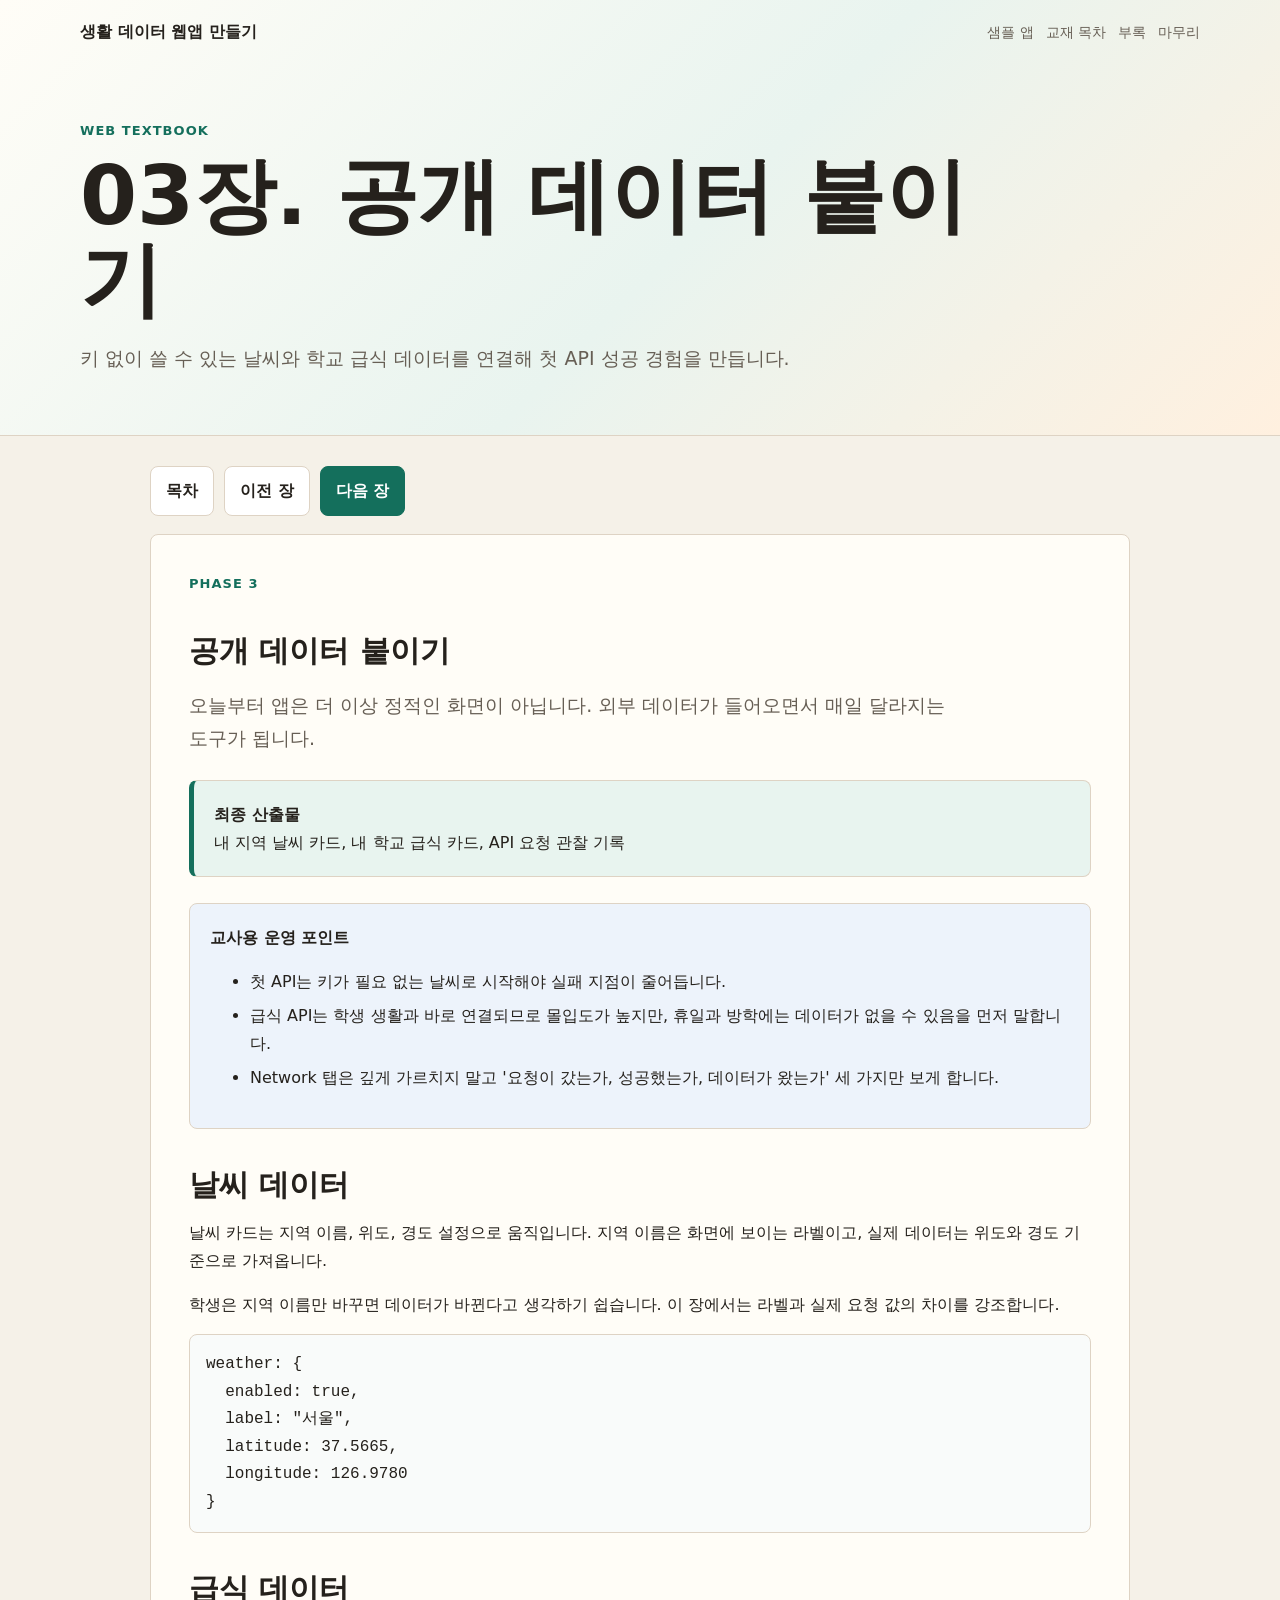
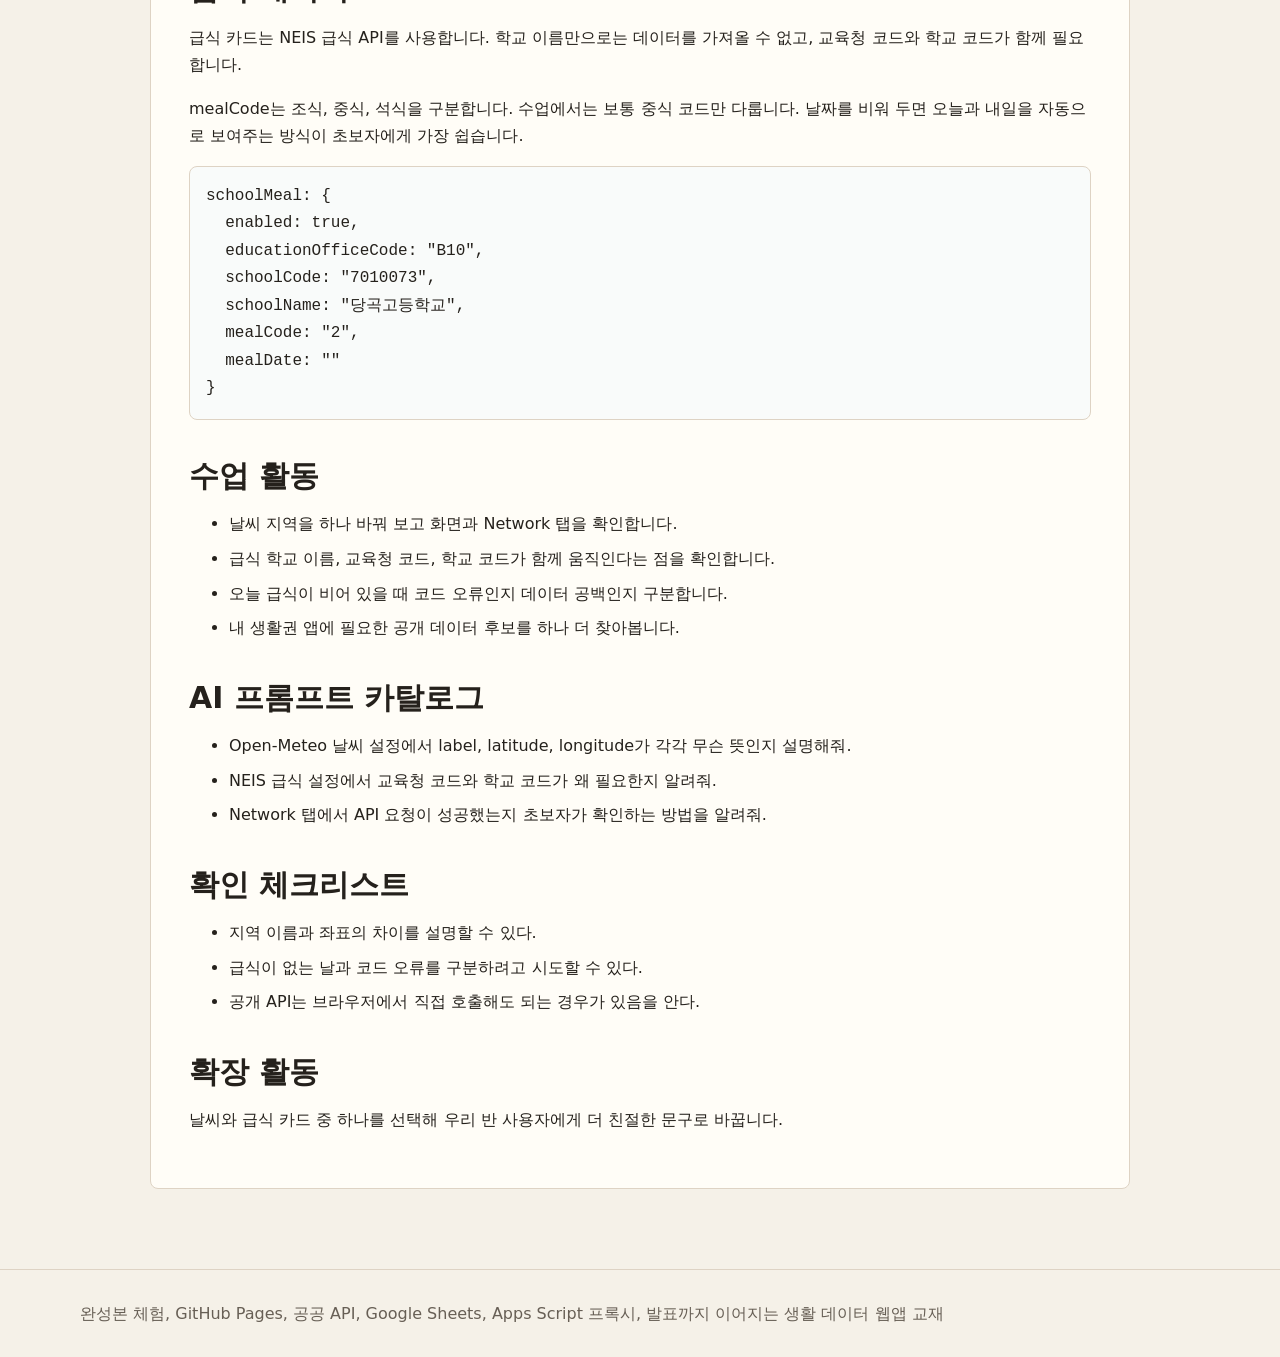
<file: textbook/03.html>
<!doctype html>
<html lang="ko"><head><meta charset="utf-8"><meta name="viewport" content="width=device-width,initial-scale=1"><title>03장. 공개 데이터 붙이기 | 생활 데이터 웹앱 만들기</title><meta name="description" content="키 없이 쓸 수 있는 날씨와 학교 급식 데이터를 연결해 첫 API 성공 경험을 만듭니다."><link rel="stylesheet" href="../assets/textbook.css"></head><body><header class="top"><div class="bar shell"><a class="brand" href="../textbook.html">생활 데이터 웹앱 만들기</a><nav class="nav"><a href="../index.html">샘플 앱</a><a href="../textbook.html">교재 목차</a><a href="../textbook/appendix.html">부록</a><a href="../textbook/finish.html">마무리</a></nav></div><div class="hero shell"><p class="eyebrow">Web Textbook</p><h1>03장. 공개 데이터 붙이기</h1><p class="lead">키 없이 쓸 수 있는 날씨와 학교 급식 데이터를 연결해 첫 API 성공 경험을 만듭니다.</p></div></header><main class="chapter-wrap"><p class="chapter-nav"><a class="btn" href="../textbook.html">목차</a><a class="btn" href="02.html">이전 장</a><a class="btn primary" href="04.html">다음 장</a></p><article class="book"><p class="eyebrow">Phase 3</p><h2>공개 데이터 붙이기</h2><p class="lead">오늘부터 앱은 더 이상 정적인 화면이 아닙니다. 외부 데이터가 들어오면서 매일 달라지는 도구가 됩니다.</p><div class="band"><b>최종 산출물</b><br>내 지역 날씨 카드, 내 학교 급식 카드, API 요청 관찰 기록</div><div class="teacher"><b>교사용 운영 포인트</b><ul><li>첫 API는 키가 필요 없는 날씨로 시작해야 실패 지점이 줄어듭니다.</li><li>급식 API는 학생 생활과 바로 연결되므로 몰입도가 높지만, 휴일과 방학에는 데이터가 없을 수 있음을 먼저 말합니다.</li><li>Network 탭은 깊게 가르치지 말고 '요청이 갔는가, 성공했는가, 데이터가 왔는가' 세 가지만 보게 합니다.</li></ul></div><h2>날씨 데이터</h2><p>날씨 카드는 지역 이름, 위도, 경도 설정으로 움직입니다. 지역 이름은 화면에 보이는 라벨이고, 실제 데이터는 위도와 경도 기준으로 가져옵니다.</p><p>학생은 지역 이름만 바꾸면 데이터가 바뀐다고 생각하기 쉽습니다. 이 장에서는 라벨과 실제 요청 값의 차이를 강조합니다.</p><pre><code>weather: {
  enabled: true,
  label: "서울",
  latitude: 37.5665,
  longitude: 126.9780
}</code></pre><h2>급식 데이터</h2><p>급식 카드는 NEIS 급식 API를 사용합니다. 학교 이름만으로는 데이터를 가져올 수 없고, 교육청 코드와 학교 코드가 함께 필요합니다.</p><p>mealCode는 조식, 중식, 석식을 구분합니다. 수업에서는 보통 중식 코드만 다룹니다. 날짜를 비워 두면 오늘과 내일을 자동으로 보여주는 방식이 초보자에게 가장 쉽습니다.</p><pre><code>schoolMeal: {
  enabled: true,
  educationOfficeCode: "B10",
  schoolCode: "7010073",
  schoolName: "당곡고등학교",
  mealCode: "2",
  mealDate: ""
}</code></pre><h2>수업 활동</h2><ul><li>날씨 지역을 하나 바꿔 보고 화면과 Network 탭을 확인합니다.</li><li>급식 학교 이름, 교육청 코드, 학교 코드가 함께 움직인다는 점을 확인합니다.</li><li>오늘 급식이 비어 있을 때 코드 오류인지 데이터 공백인지 구분합니다.</li><li>내 생활권 앱에 필요한 공개 데이터 후보를 하나 더 찾아봅니다.</li></ul><h2>AI 프롬프트 카탈로그</h2><ul><li>Open-Meteo 날씨 설정에서 label, latitude, longitude가 각각 무슨 뜻인지 설명해줘.</li><li>NEIS 급식 설정에서 교육청 코드와 학교 코드가 왜 필요한지 알려줘.</li><li>Network 탭에서 API 요청이 성공했는지 초보자가 확인하는 방법을 알려줘.</li></ul><h2>확인 체크리스트</h2><ul><li>지역 이름과 좌표의 차이를 설명할 수 있다.</li><li>급식이 없는 날과 코드 오류를 구분하려고 시도할 수 있다.</li><li>공개 API는 브라우저에서 직접 호출해도 되는 경우가 있음을 안다.</li></ul><h2>확장 활동</h2><p>날씨와 급식 카드 중 하나를 선택해 우리 반 사용자에게 더 친절한 문구로 바꿉니다.</p></article></main><footer class="footer"><div class="shell">완성본 체험, GitHub Pages, 공공 API, Google Sheets, Apps Script 프록시, 발표까지 이어지는 생활 데이터 웹앱 교재</div></footer></body></html>
</file>
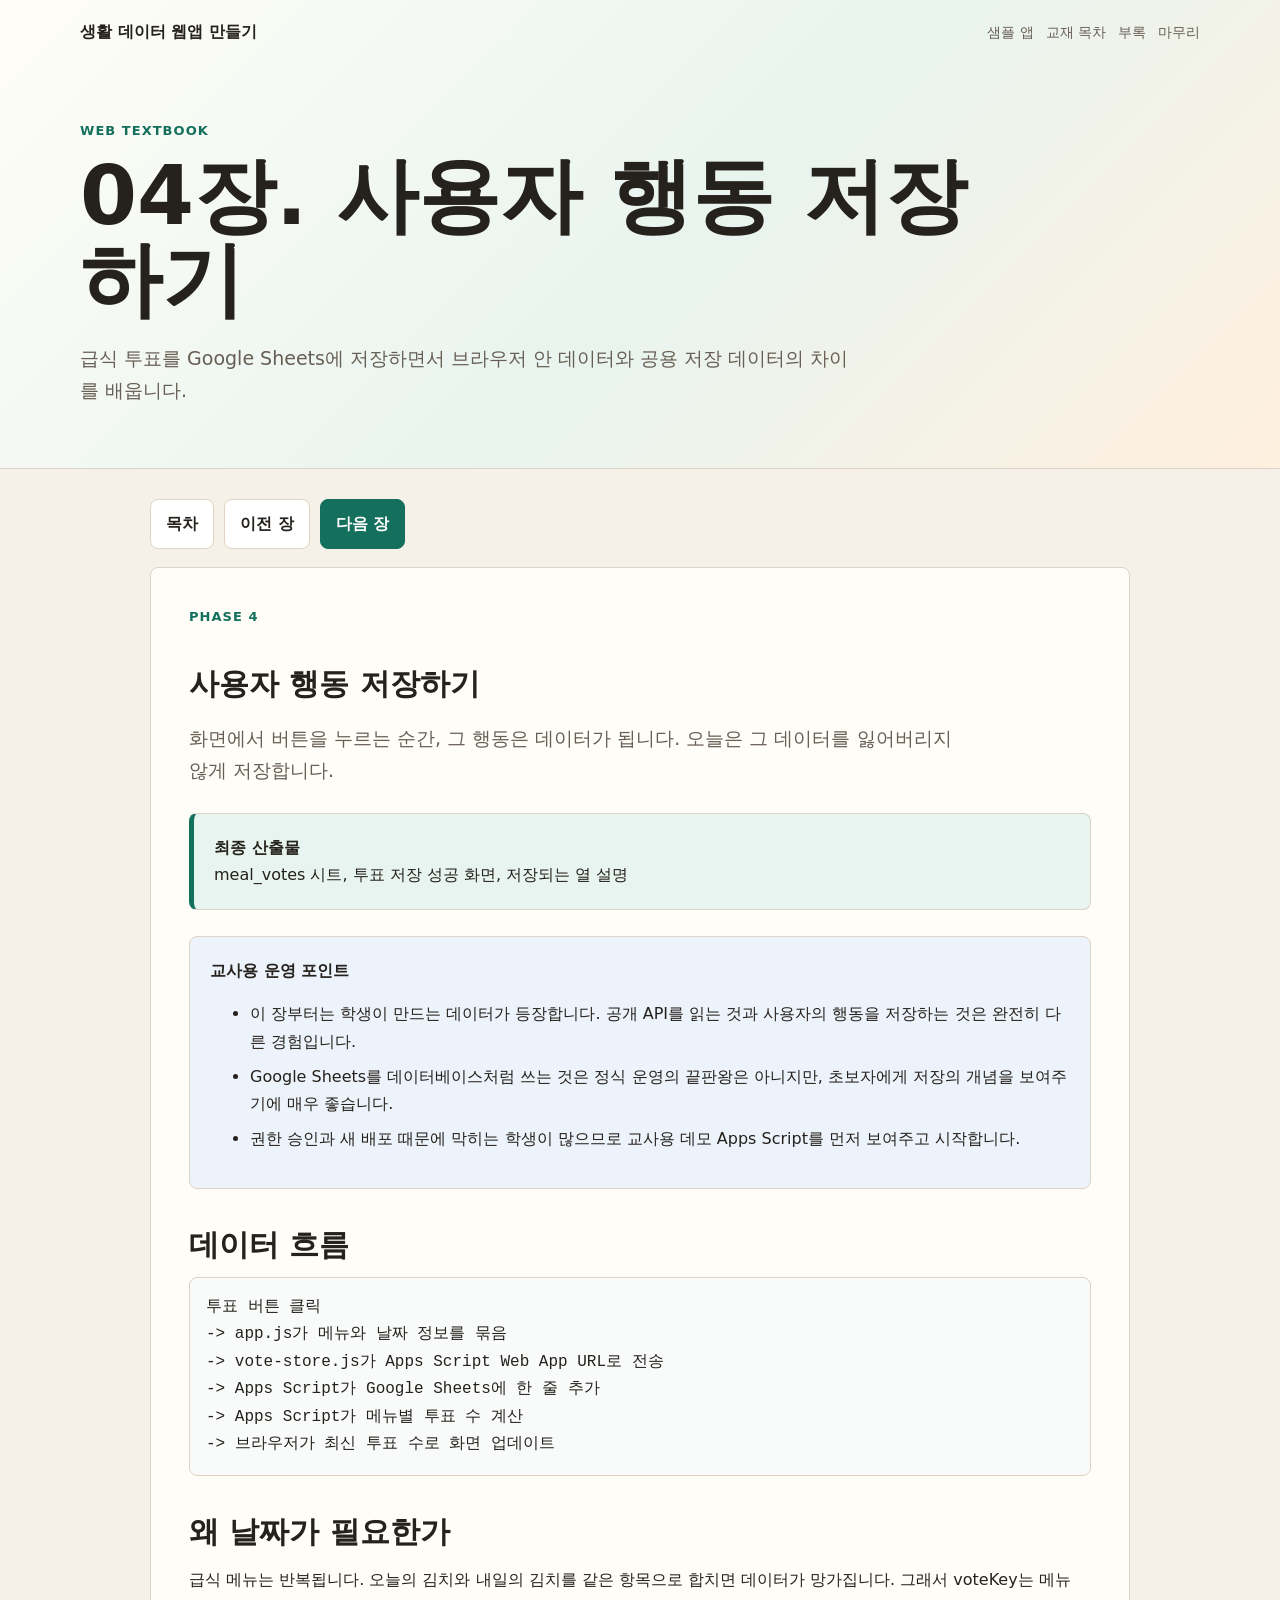
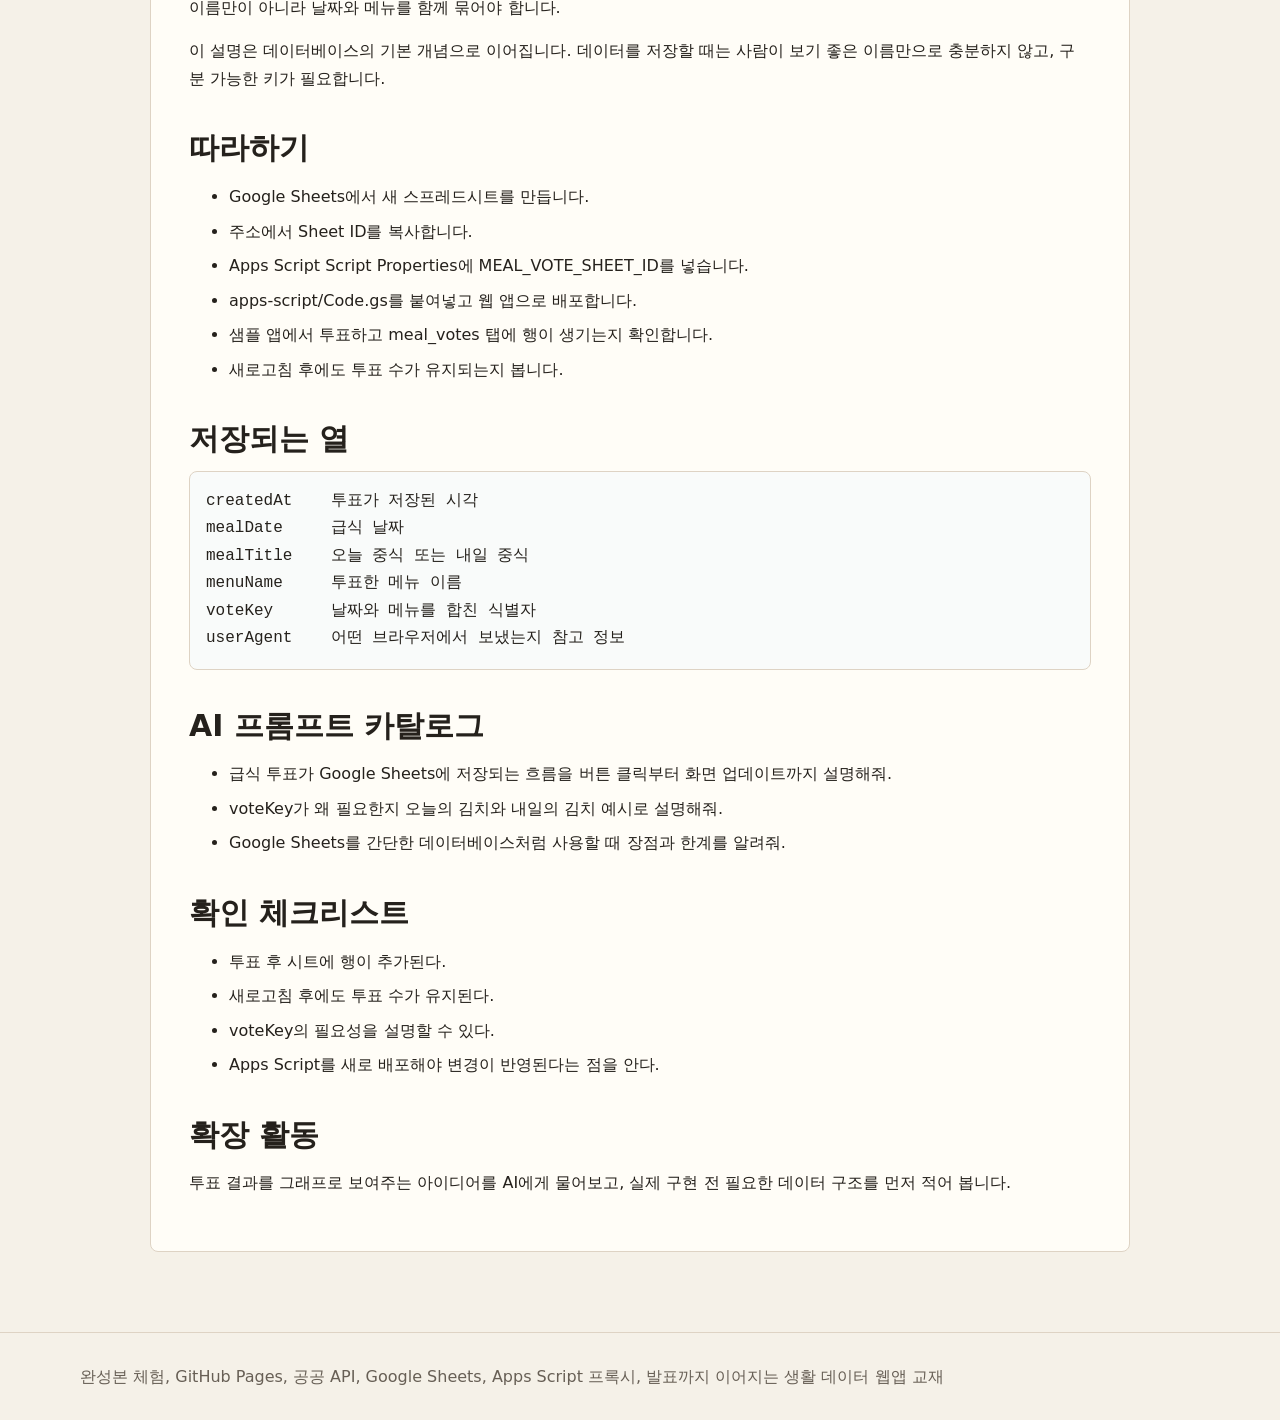
<file: textbook/04.html>
<!doctype html>
<html lang="ko">
<head><meta charset="utf-8"><meta name="viewport" content="width=device-width,initial-scale=1"><title>04장. 사용자 행동 저장하기 | 생활 데이터 웹앱 만들기</title><meta name="description" content="급식 투표를 Google Sheets에 저장하면서 브라우저 안 데이터와 공용 저장 데이터의 차이를 배웁니다."><link rel="stylesheet" href="../assets/textbook.css"></head>
<body><header class="top"><div class="bar shell"><a class="brand" href="../textbook.html">생활 데이터 웹앱 만들기</a><nav class="nav"><a href="../index.html">샘플 앱</a><a href="../textbook.html">교재 목차</a><a href="../textbook/appendix.html">부록</a><a href="../textbook/finish.html">마무리</a></nav></div><div class="hero shell"><p class="eyebrow">Web Textbook</p><h1>04장. 사용자 행동 저장하기</h1><p class="lead">급식 투표를 Google Sheets에 저장하면서 브라우저 안 데이터와 공용 저장 데이터의 차이를 배웁니다.</p></div></header>
<main class="chapter-wrap"><p class="chapter-nav"><a class="btn" href="../textbook.html">목차</a><a class="btn" href="03.html">이전 장</a><a class="btn primary" href="05.html">다음 장</a></p><article class="book"><p class="eyebrow">Phase 4</p><h2>사용자 행동 저장하기</h2><p class="lead">화면에서 버튼을 누르는 순간, 그 행동은 데이터가 됩니다. 오늘은 그 데이터를 잃어버리지 않게 저장합니다.</p><div class="band"><b>최종 산출물</b><br>meal_votes 시트, 투표 저장 성공 화면, 저장되는 열 설명</div><div class="teacher"><b>교사용 운영 포인트</b><ul><li>이 장부터는 학생이 만드는 데이터가 등장합니다. 공개 API를 읽는 것과 사용자의 행동을 저장하는 것은 완전히 다른 경험입니다.</li><li>Google Sheets를 데이터베이스처럼 쓰는 것은 정식 운영의 끝판왕은 아니지만, 초보자에게 저장의 개념을 보여주기에 매우 좋습니다.</li><li>권한 승인과 새 배포 때문에 막히는 학생이 많으므로 교사용 데모 Apps Script를 먼저 보여주고 시작합니다.</li></ul></div><h2>데이터 흐름</h2><pre><code>투표 버튼 클릭
-&gt; app.js가 메뉴와 날짜 정보를 묶음
-&gt; vote-store.js가 Apps Script Web App URL로 전송
-&gt; Apps Script가 Google Sheets에 한 줄 추가
-&gt; Apps Script가 메뉴별 투표 수 계산
-&gt; 브라우저가 최신 투표 수로 화면 업데이트</code></pre><h2>왜 날짜가 필요한가</h2><p>급식 메뉴는 반복됩니다. 오늘의 김치와 내일의 김치를 같은 항목으로 합치면 데이터가 망가집니다. 그래서 voteKey는 메뉴 이름만이 아니라 날짜와 메뉴를 함께 묶어야 합니다.</p><p>이 설명은 데이터베이스의 기본 개념으로 이어집니다. 데이터를 저장할 때는 사람이 보기 좋은 이름만으로 충분하지 않고, 구분 가능한 키가 필요합니다.</p><h2>따라하기</h2><ul><li>Google Sheets에서 새 스프레드시트를 만듭니다.</li><li>주소에서 Sheet ID를 복사합니다.</li><li>Apps Script Script Properties에 MEAL_VOTE_SHEET_ID를 넣습니다.</li><li>apps-script/Code.gs를 붙여넣고 웹 앱으로 배포합니다.</li><li>샘플 앱에서 투표하고 meal_votes 탭에 행이 생기는지 확인합니다.</li><li>새로고침 후에도 투표 수가 유지되는지 봅니다.</li></ul><h2>저장되는 열</h2><pre><code>createdAt    투표가 저장된 시각
mealDate     급식 날짜
mealTitle    오늘 중식 또는 내일 중식
menuName     투표한 메뉴 이름
voteKey      날짜와 메뉴를 합친 식별자
userAgent    어떤 브라우저에서 보냈는지 참고 정보</code></pre><h2>AI 프롬프트 카탈로그</h2><ul><li>급식 투표가 Google Sheets에 저장되는 흐름을 버튼 클릭부터 화면 업데이트까지 설명해줘.</li><li>voteKey가 왜 필요한지 오늘의 김치와 내일의 김치 예시로 설명해줘.</li><li>Google Sheets를 간단한 데이터베이스처럼 사용할 때 장점과 한계를 알려줘.</li></ul><h2>확인 체크리스트</h2><ul><li>투표 후 시트에 행이 추가된다.</li><li>새로고침 후에도 투표 수가 유지된다.</li><li>voteKey의 필요성을 설명할 수 있다.</li><li>Apps Script를 새로 배포해야 변경이 반영된다는 점을 안다.</li></ul><h2>확장 활동</h2><p>투표 결과를 그래프로 보여주는 아이디어를 AI에게 물어보고, 실제 구현 전 필요한 데이터 구조를 먼저 적어 봅니다.</p></article></main><footer class="footer"><div class="shell">완성본 체험, GitHub Pages, 공공 API, Google Sheets, Apps Script 프록시, 발표까지 이어지는 생활 데이터 웹앱 교재</div></footer></body></html>
</file>
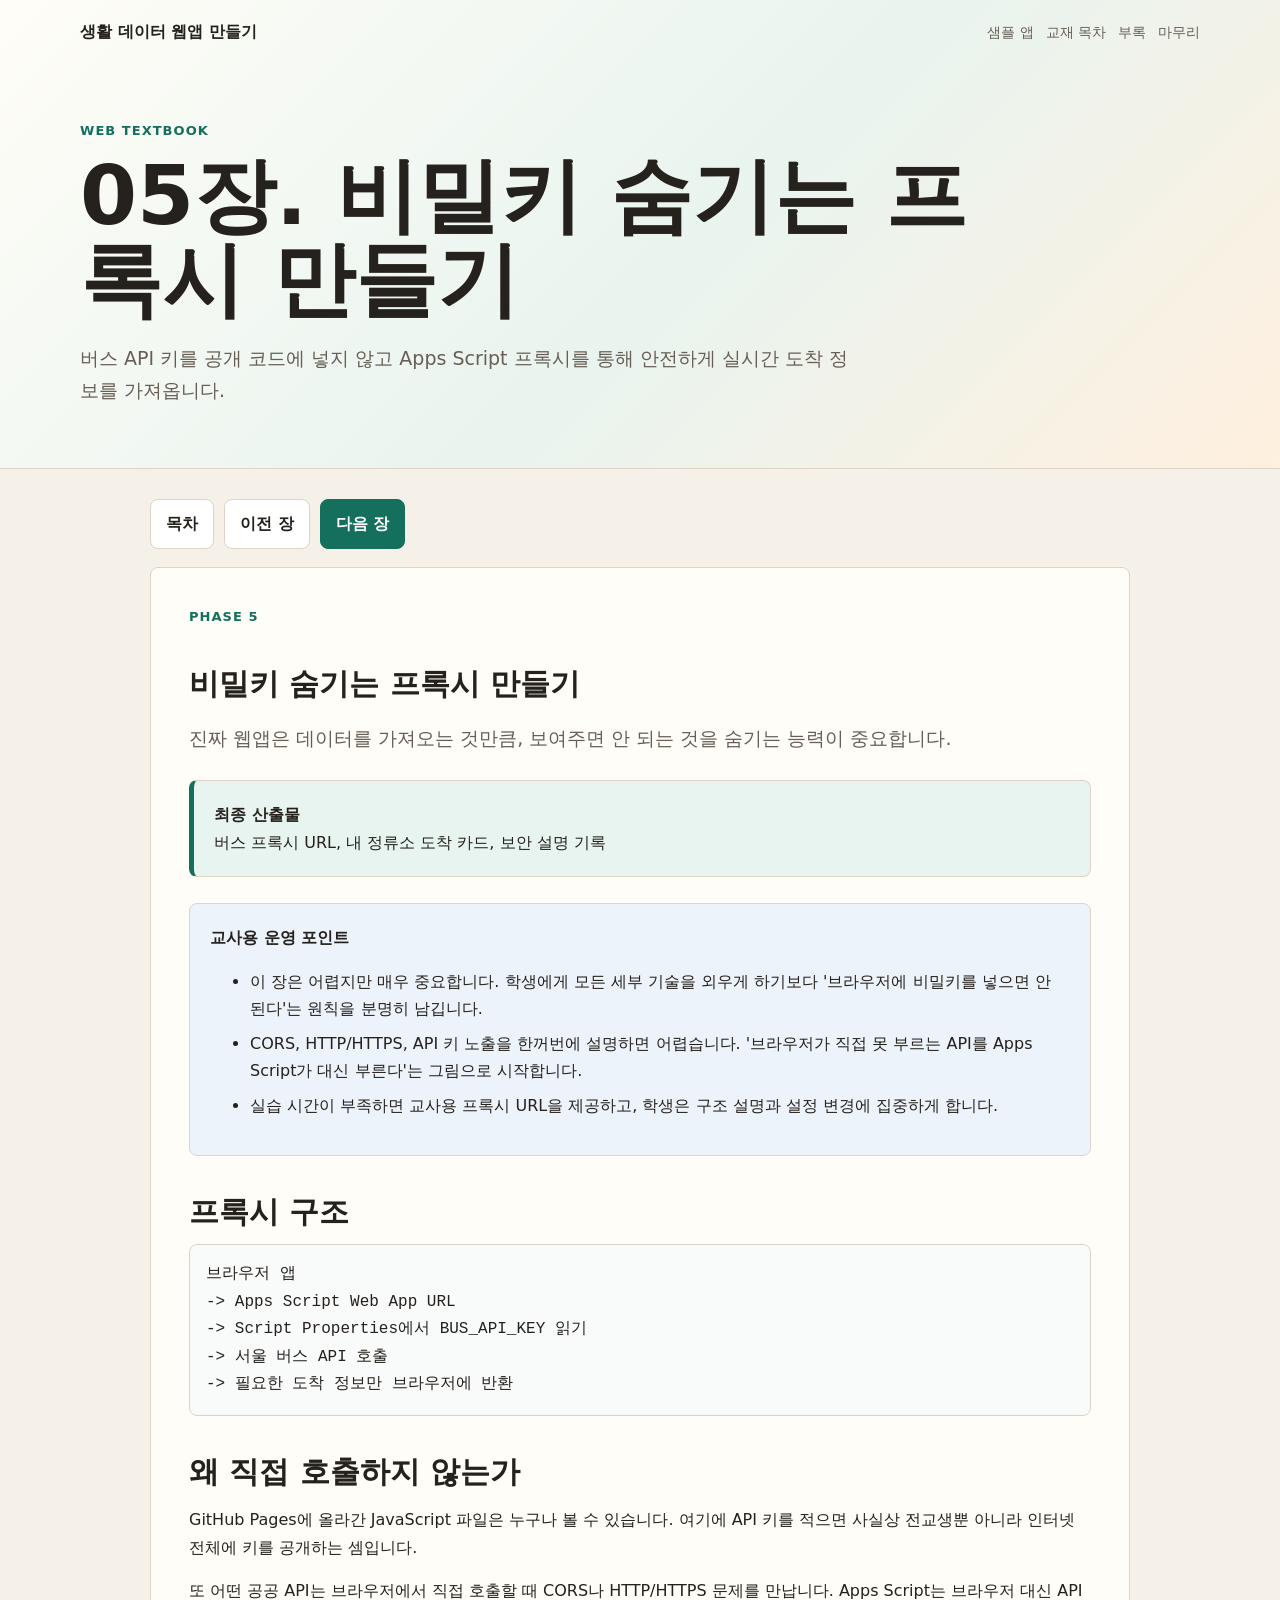
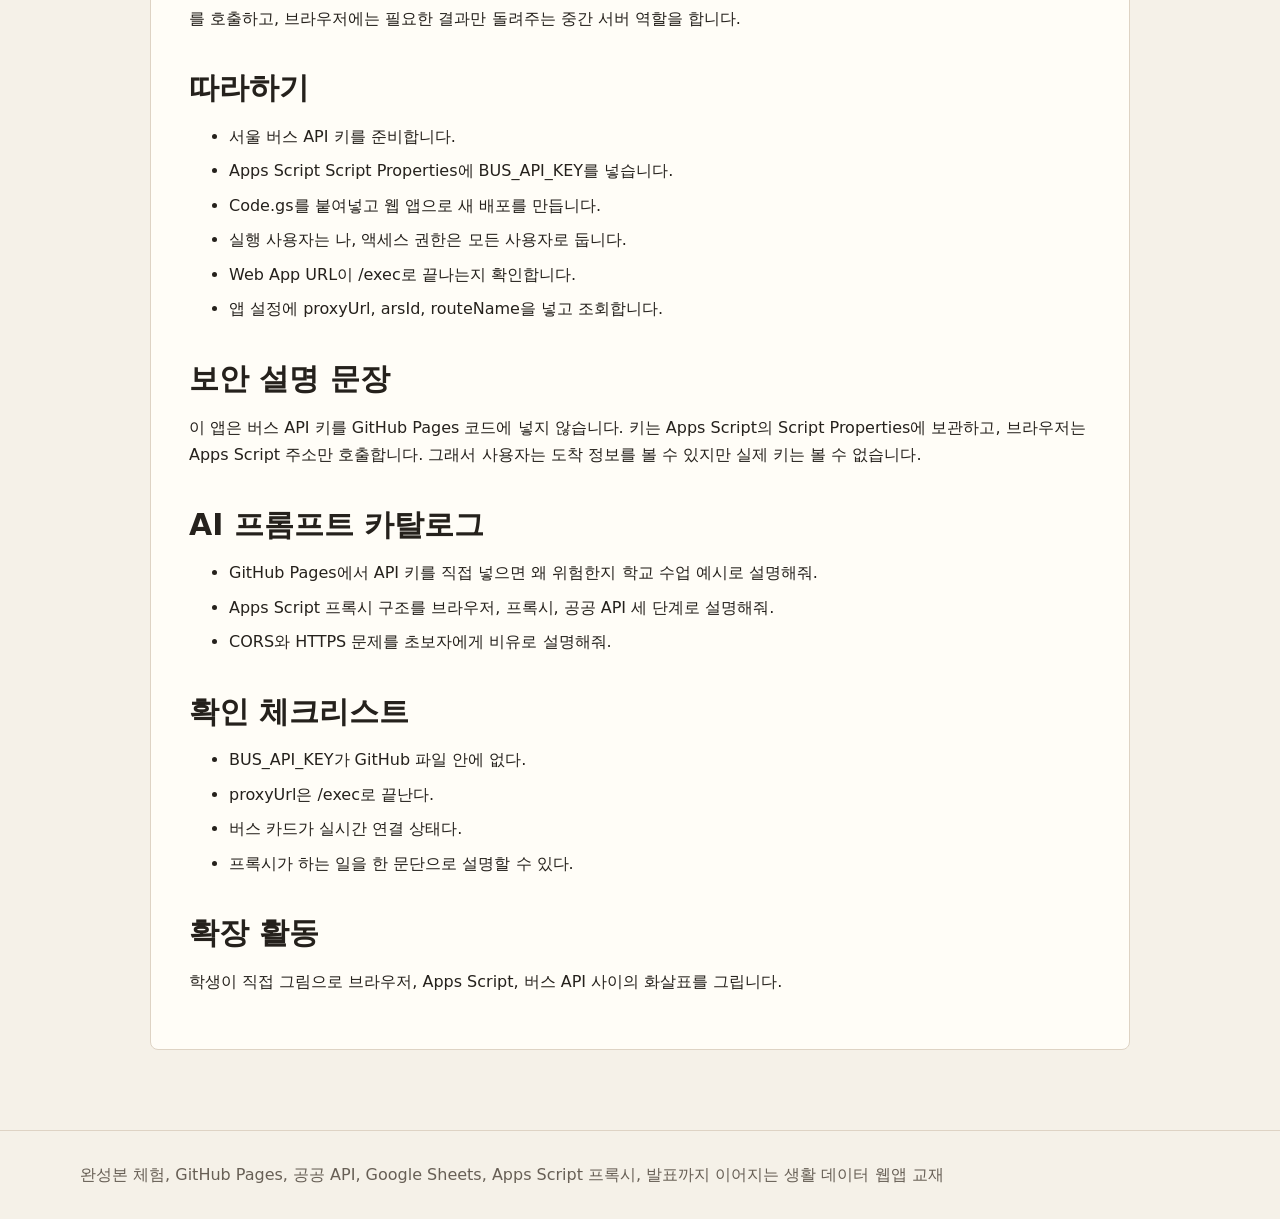
<file: textbook/05.html>
<!doctype html>
<html lang="ko">
<head>
  <meta charset="utf-8">
  <meta name="viewport" content="width=device-width,initial-scale=1">
  <title>05장. 비밀키 숨기는 프록시 만들기 | 생활 데이터 웹앱 만들기</title>
  <meta name="description" content="버스 API 키를 공개 코드에 넣지 않고 Apps Script 프록시를 통해 안전하게 실시간 도착 정보를 가져옵니다.">
  <link rel="stylesheet" href="../assets/textbook.css">
</head>
<body>
  <header class="top">
    <div class="bar shell"><a class="brand" href="../textbook.html">생활 데이터 웹앱 만들기</a><nav class="nav"><a href="../index.html">샘플 앱</a><a href="../textbook.html">교재 목차</a><a href="../textbook/appendix.html">부록</a><a href="../textbook/finish.html">마무리</a></nav></div>
    <div class="hero shell">
      <p class="eyebrow">Web Textbook</p>
      <h1>05장. 비밀키 숨기는 프록시 만들기</h1>
      <p class="lead">버스 API 키를 공개 코드에 넣지 않고 Apps Script 프록시를 통해 안전하게 실시간 도착 정보를 가져옵니다.</p>
    </div>
  </header>
  <main class="chapter-wrap">
    <p class="chapter-nav">
      <a class="btn" href="../textbook.html">목차</a>
      <a class="btn" href="04.html">이전 장</a>
      <a class="btn primary" href="06.html">다음 장</a>
    </p>
    <article class="book">
      <p class="eyebrow">Phase 5</p>
      <h2>비밀키 숨기는 프록시 만들기</h2>
      <p class="lead">진짜 웹앱은 데이터를 가져오는 것만큼, 보여주면 안 되는 것을 숨기는 능력이 중요합니다.</p>
      <div class="band"><b>최종 산출물</b><br>버스 프록시 URL, 내 정류소 도착 카드, 보안 설명 기록</div>
      <div class="teacher"><b>교사용 운영 포인트</b><ul><li>이 장은 어렵지만 매우 중요합니다. 학생에게 모든 세부 기술을 외우게 하기보다 &#39;브라우저에 비밀키를 넣으면 안 된다&#39;는 원칙을 분명히 남깁니다.</li><li>CORS, HTTP/HTTPS, API 키 노출을 한꺼번에 설명하면 어렵습니다. &#39;브라우저가 직접 못 부르는 API를 Apps Script가 대신 부른다&#39;는 그림으로 시작합니다.</li><li>실습 시간이 부족하면 교사용 프록시 URL을 제공하고, 학생은 구조 설명과 설정 변경에 집중하게 합니다.</li></ul></div>
      <h2>프록시 구조</h2>
<pre><code>브라우저 앱
-&gt; Apps Script Web App URL
-&gt; Script Properties에서 BUS_API_KEY 읽기
-&gt; 서울 버스 API 호출
-&gt; 필요한 도착 정보만 브라우저에 반환</code></pre>
<h2>왜 직접 호출하지 않는가</h2>
<p>GitHub Pages에 올라간 JavaScript 파일은 누구나 볼 수 있습니다. 여기에 API 키를 적으면 사실상 전교생뿐 아니라 인터넷 전체에 키를 공개하는 셈입니다.</p>
<p>또 어떤 공공 API는 브라우저에서 직접 호출할 때 CORS나 HTTP/HTTPS 문제를 만납니다. Apps Script는 브라우저 대신 API를 호출하고, 브라우저에는 필요한 결과만 돌려주는 중간 서버 역할을 합니다.</p>
<h2>따라하기</h2>
<ul><li>서울 버스 API 키를 준비합니다.</li><li>Apps Script Script Properties에 BUS_API_KEY를 넣습니다.</li><li>Code.gs를 붙여넣고 웹 앱으로 새 배포를 만듭니다.</li><li>실행 사용자는 나, 액세스 권한은 모든 사용자로 둡니다.</li><li>Web App URL이 /exec로 끝나는지 확인합니다.</li><li>앱 설정에 proxyUrl, arsId, routeName을 넣고 조회합니다.</li></ul>
<h2>보안 설명 문장</h2>
<p>이 앱은 버스 API 키를 GitHub Pages 코드에 넣지 않습니다. 키는 Apps Script의 Script Properties에 보관하고, 브라우저는 Apps Script 주소만 호출합니다. 그래서 사용자는 도착 정보를 볼 수 있지만 실제 키는 볼 수 없습니다.</p>
      <h2>AI 프롬프트 카탈로그</h2>
      <ul><li>GitHub Pages에서 API 키를 직접 넣으면 왜 위험한지 학교 수업 예시로 설명해줘.</li><li>Apps Script 프록시 구조를 브라우저, 프록시, 공공 API 세 단계로 설명해줘.</li><li>CORS와 HTTPS 문제를 초보자에게 비유로 설명해줘.</li></ul>
      <h2>확인 체크리스트</h2>
      <ul><li>BUS_API_KEY가 GitHub 파일 안에 없다.</li><li>proxyUrl은 /exec로 끝난다.</li><li>버스 카드가 실시간 연결 상태다.</li><li>프록시가 하는 일을 한 문단으로 설명할 수 있다.</li></ul>
      <h2>확장 활동</h2>
      <p>학생이 직접 그림으로 브라우저, Apps Script, 버스 API 사이의 화살표를 그립니다.</p>
    </article>
  </main>
  <footer class="footer"><div class="shell">완성본 체험, GitHub Pages, 공공 API, Google Sheets, Apps Script 프록시, 발표까지 이어지는 생활 데이터 웹앱 교재</div></footer>
</body>
</html>
</file>
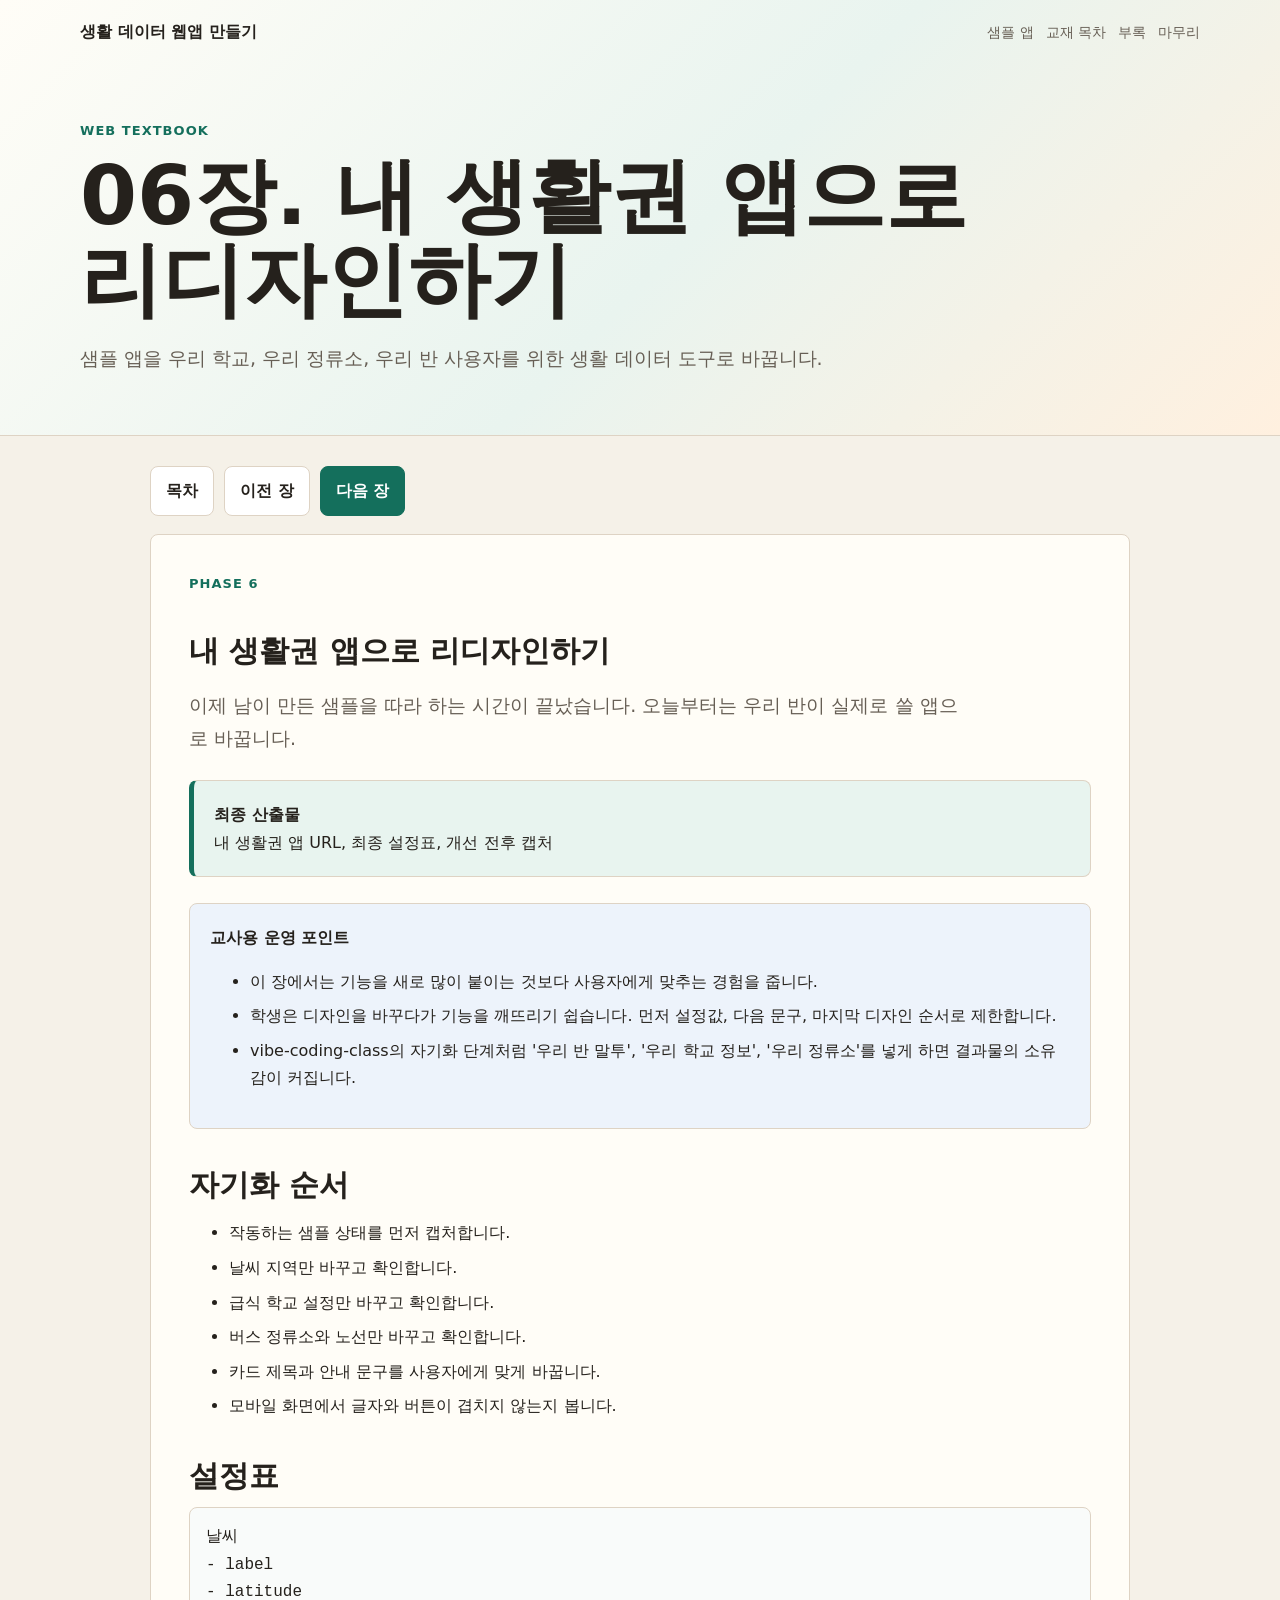
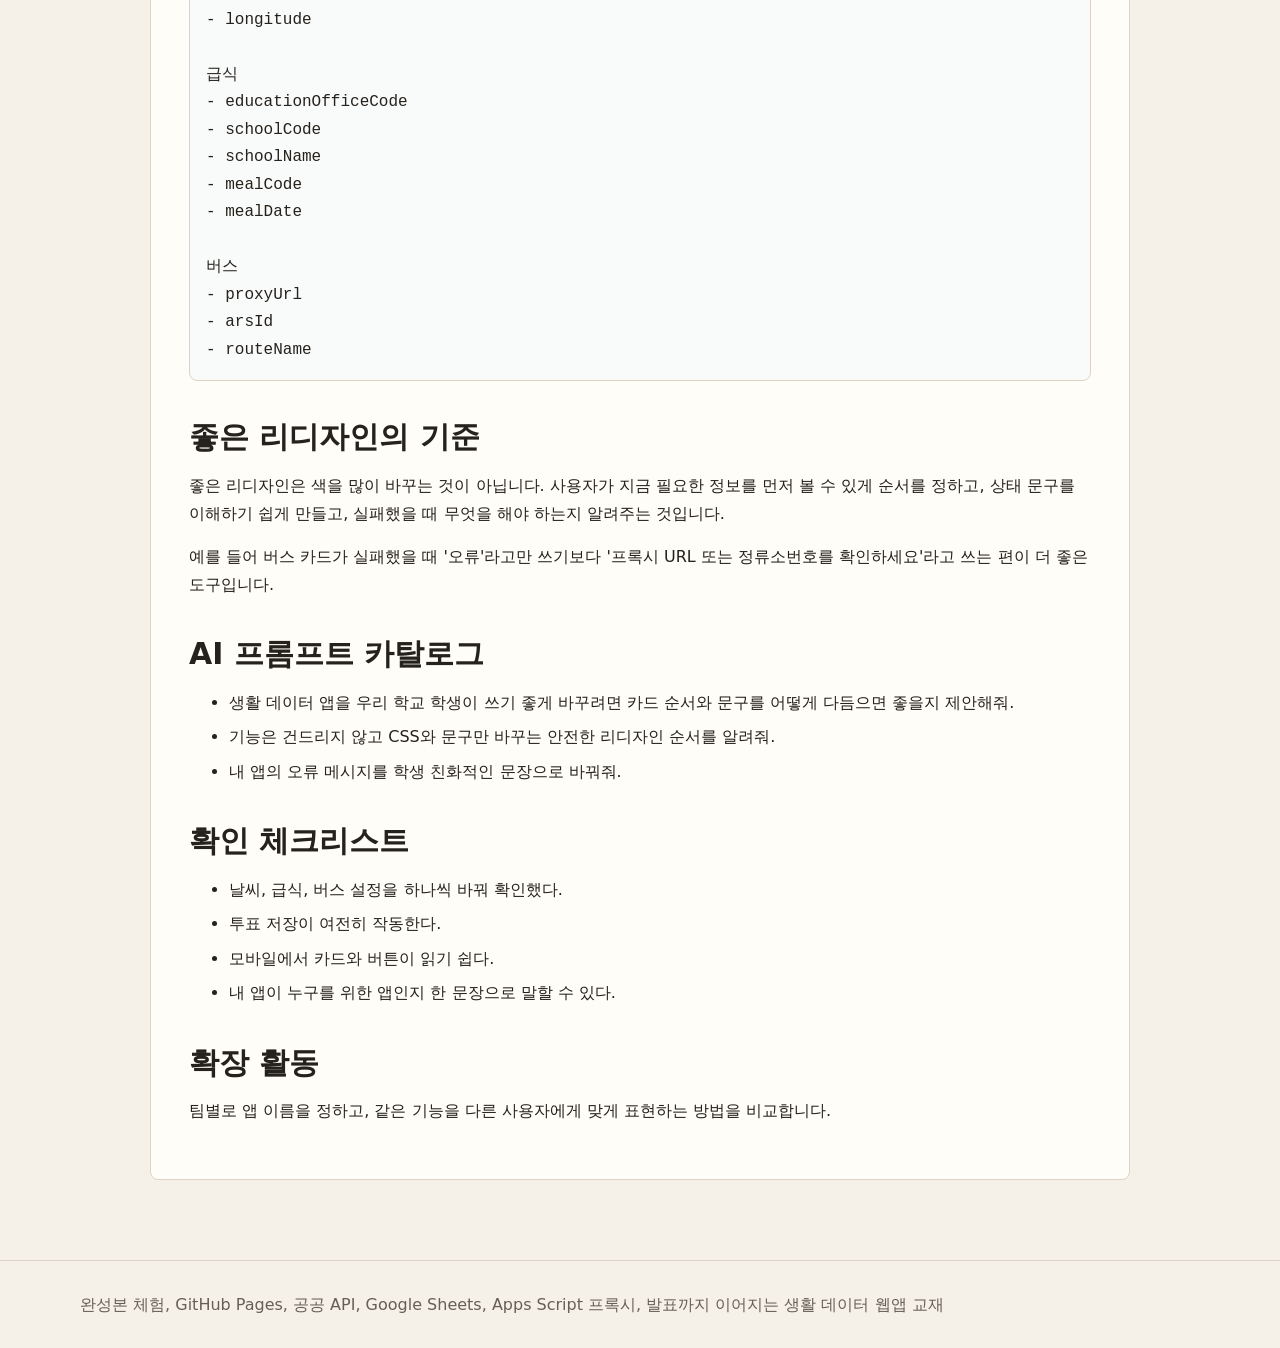
<file: textbook/06.html>
<!doctype html>
<html lang="ko">
<head>
  <meta charset="utf-8">
  <meta name="viewport" content="width=device-width,initial-scale=1">
  <title>06장. 내 생활권 앱으로 리디자인하기 | 생활 데이터 웹앱 만들기</title>
  <meta name="description" content="샘플 앱을 우리 학교, 우리 정류소, 우리 반 사용자를 위한 생활 데이터 도구로 바꿉니다.">
  <link rel="stylesheet" href="../assets/textbook.css">
</head>
<body>
  <header class="top">
    <div class="bar shell"><a class="brand" href="../textbook.html">생활 데이터 웹앱 만들기</a><nav class="nav"><a href="../index.html">샘플 앱</a><a href="../textbook.html">교재 목차</a><a href="../textbook/appendix.html">부록</a><a href="../textbook/finish.html">마무리</a></nav></div>
    <div class="hero shell">
      <p class="eyebrow">Web Textbook</p>
      <h1>06장. 내 생활권 앱으로 리디자인하기</h1>
      <p class="lead">샘플 앱을 우리 학교, 우리 정류소, 우리 반 사용자를 위한 생활 데이터 도구로 바꿉니다.</p>
    </div>
  </header>
  <main class="chapter-wrap">
    <p class="chapter-nav">
      <a class="btn" href="../textbook.html">목차</a>
      <a class="btn" href="05.html">이전 장</a>
      <a class="btn primary" href="07.html">다음 장</a>
    </p>
    <article class="book">
      <p class="eyebrow">Phase 6</p>
      <h2>내 생활권 앱으로 리디자인하기</h2>
      <p class="lead">이제 남이 만든 샘플을 따라 하는 시간이 끝났습니다. 오늘부터는 우리 반이 실제로 쓸 앱으로 바꿉니다.</p>
      <div class="band"><b>최종 산출물</b><br>내 생활권 앱 URL, 최종 설정표, 개선 전후 캡처</div>
      <div class="teacher"><b>교사용 운영 포인트</b><ul><li>이 장에서는 기능을 새로 많이 붙이는 것보다 사용자에게 맞추는 경험을 줍니다.</li><li>학생은 디자인을 바꾸다가 기능을 깨뜨리기 쉽습니다. 먼저 설정값, 다음 문구, 마지막 디자인 순서로 제한합니다.</li><li>vibe-coding-class의 자기화 단계처럼 &#39;우리 반 말투&#39;, &#39;우리 학교 정보&#39;, &#39;우리 정류소&#39;를 넣게 하면 결과물의 소유감이 커집니다.</li></ul></div>
      <h2>자기화 순서</h2>
<ul><li>작동하는 샘플 상태를 먼저 캡처합니다.</li><li>날씨 지역만 바꾸고 확인합니다.</li><li>급식 학교 설정만 바꾸고 확인합니다.</li><li>버스 정류소와 노선만 바꾸고 확인합니다.</li><li>카드 제목과 안내 문구를 사용자에게 맞게 바꿉니다.</li><li>모바일 화면에서 글자와 버튼이 겹치지 않는지 봅니다.</li></ul>
<h2>설정표</h2>
<pre><code>날씨
- label
- latitude
- longitude

급식
- educationOfficeCode
- schoolCode
- schoolName
- mealCode
- mealDate

버스
- proxyUrl
- arsId
- routeName</code></pre>
<h2>좋은 리디자인의 기준</h2>
<p>좋은 리디자인은 색을 많이 바꾸는 것이 아닙니다. 사용자가 지금 필요한 정보를 먼저 볼 수 있게 순서를 정하고, 상태 문구를 이해하기 쉽게 만들고, 실패했을 때 무엇을 해야 하는지 알려주는 것입니다.</p>
<p>예를 들어 버스 카드가 실패했을 때 &#39;오류&#39;라고만 쓰기보다 &#39;프록시 URL 또는 정류소번호를 확인하세요&#39;라고 쓰는 편이 더 좋은 도구입니다.</p>
      <h2>AI 프롬프트 카탈로그</h2>
      <ul><li>생활 데이터 앱을 우리 학교 학생이 쓰기 좋게 바꾸려면 카드 순서와 문구를 어떻게 다듬으면 좋을지 제안해줘.</li><li>기능은 건드리지 않고 CSS와 문구만 바꾸는 안전한 리디자인 순서를 알려줘.</li><li>내 앱의 오류 메시지를 학생 친화적인 문장으로 바꿔줘.</li></ul>
      <h2>확인 체크리스트</h2>
      <ul><li>날씨, 급식, 버스 설정을 하나씩 바꿔 확인했다.</li><li>투표 저장이 여전히 작동한다.</li><li>모바일에서 카드와 버튼이 읽기 쉽다.</li><li>내 앱이 누구를 위한 앱인지 한 문장으로 말할 수 있다.</li></ul>
      <h2>확장 활동</h2>
      <p>팀별로 앱 이름을 정하고, 같은 기능을 다른 사용자에게 맞게 표현하는 방법을 비교합니다.</p>
    </article>
  </main>
  <footer class="footer"><div class="shell">완성본 체험, GitHub Pages, 공공 API, Google Sheets, Apps Script 프록시, 발표까지 이어지는 생활 데이터 웹앱 교재</div></footer>
</body>
</html>
</file>
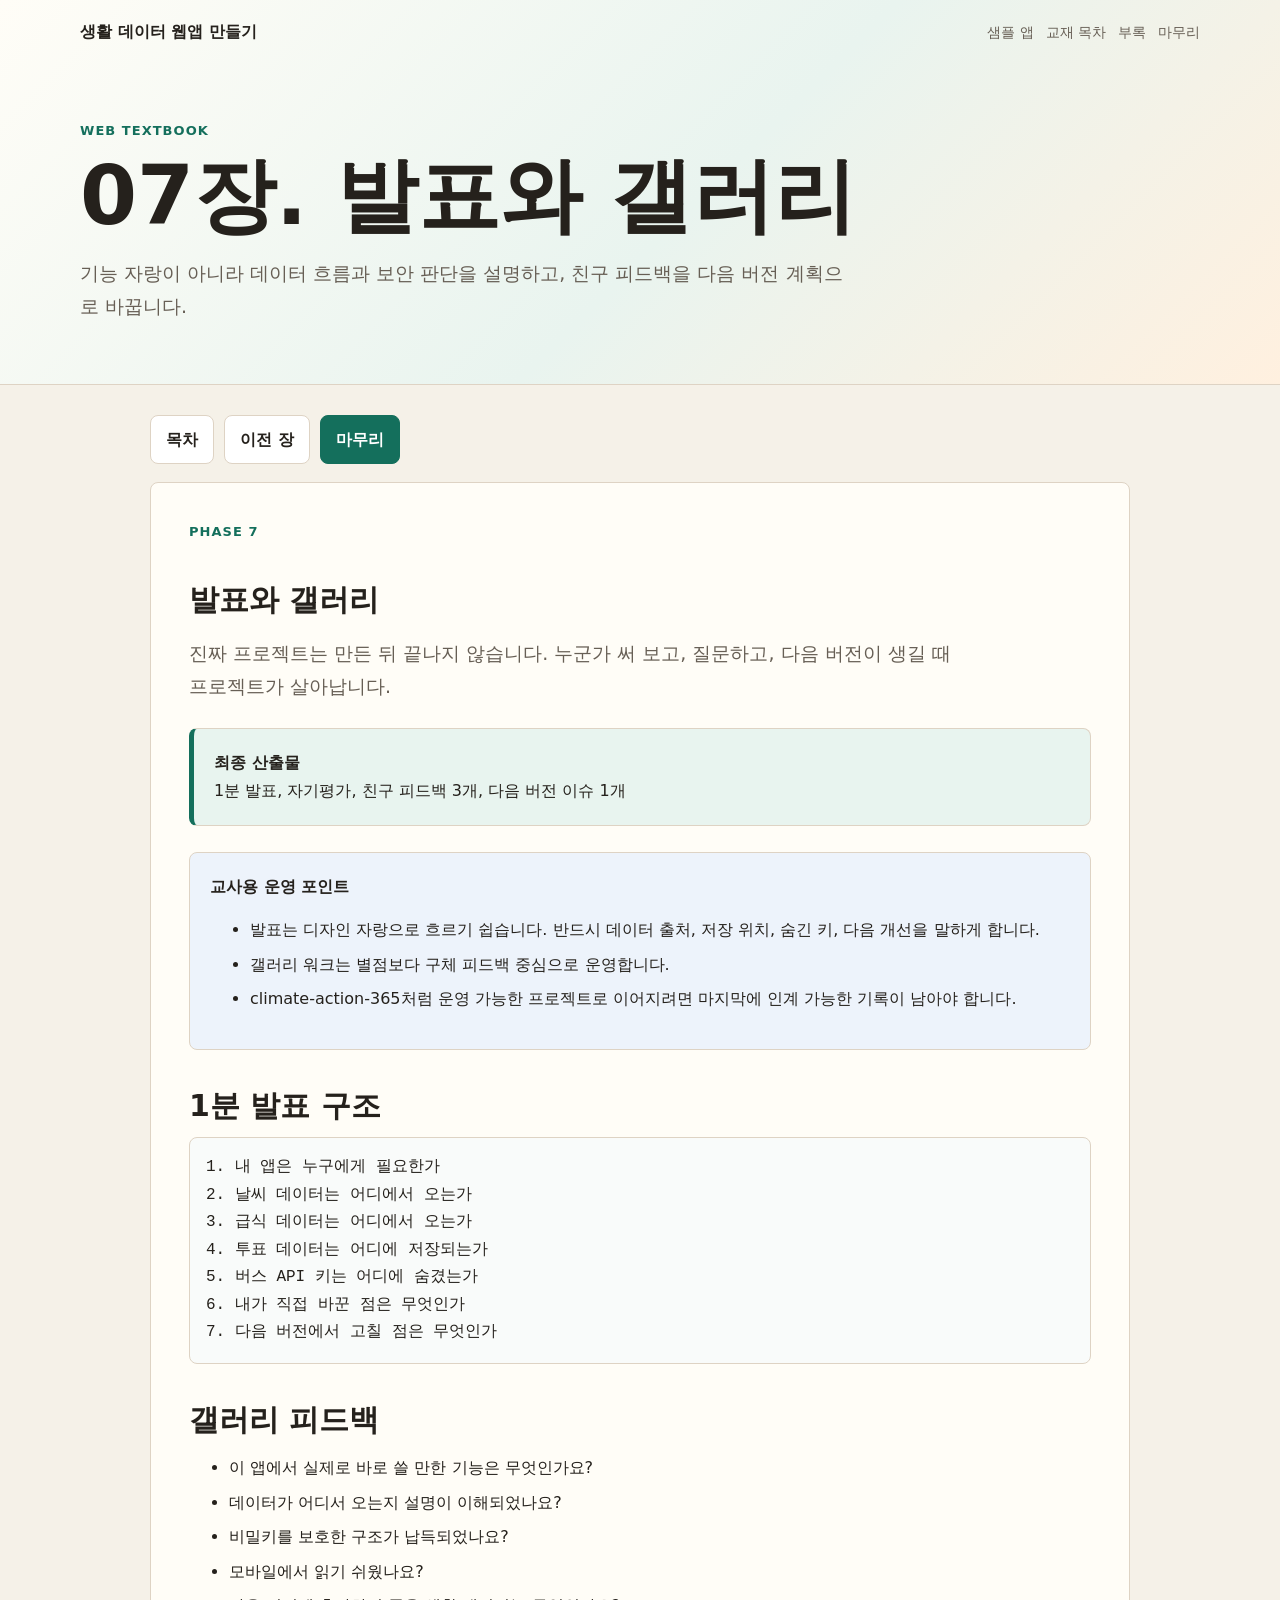
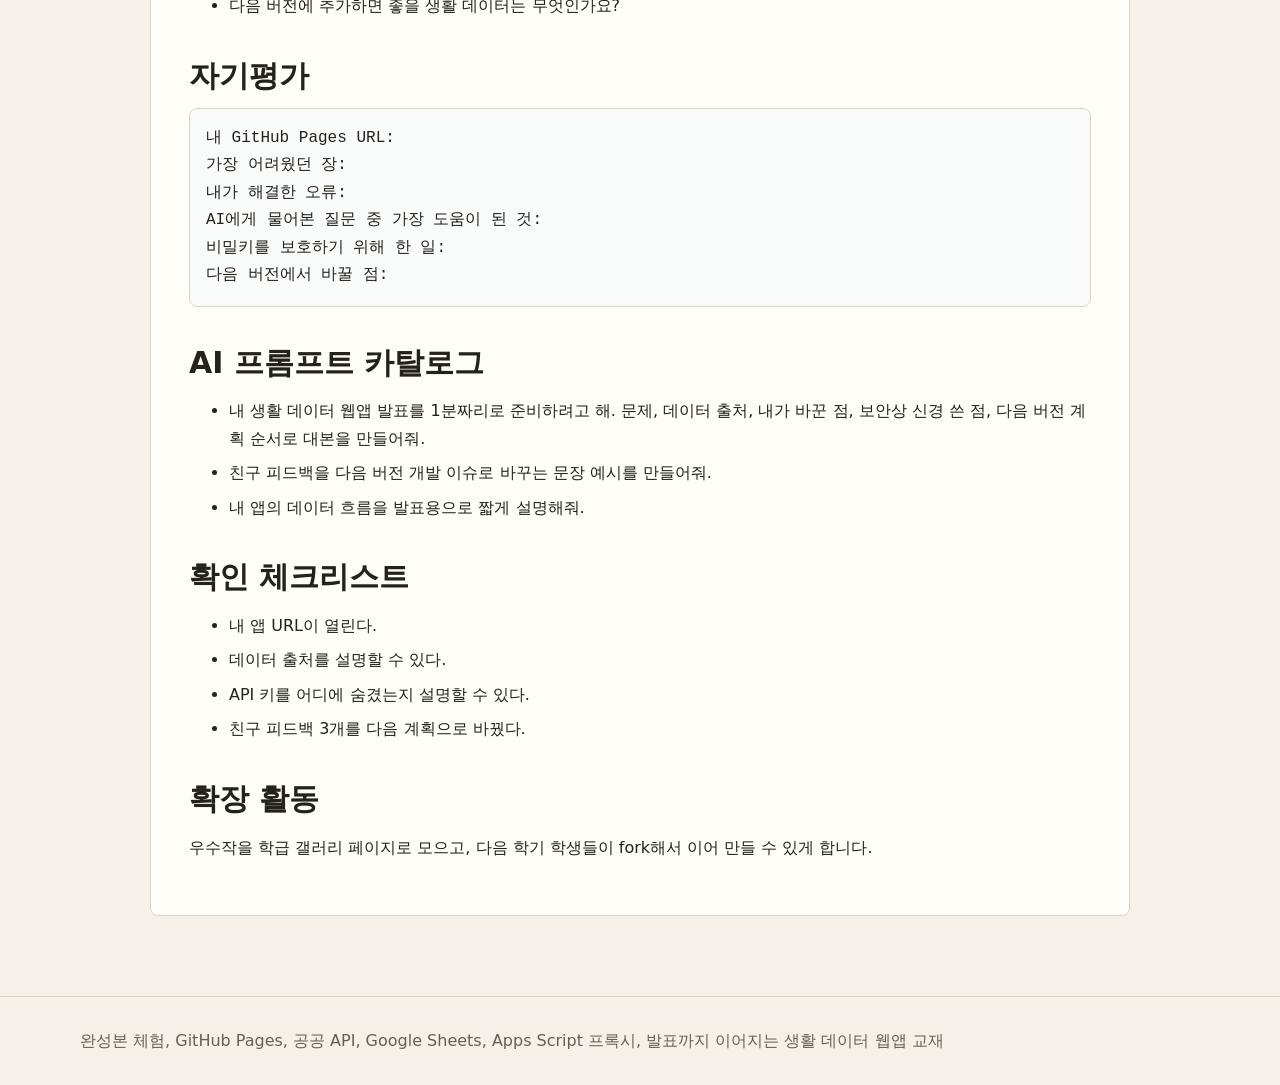
<file: textbook/07.html>
<!doctype html>
<html lang="ko">
<head>
  <meta charset="utf-8">
  <meta name="viewport" content="width=device-width,initial-scale=1">
  <title>07장. 발표와 갤러리 | 생활 데이터 웹앱 만들기</title>
  <meta name="description" content="기능 자랑이 아니라 데이터 흐름과 보안 판단을 설명하고, 친구 피드백을 다음 버전 계획으로 바꿉니다.">
  <link rel="stylesheet" href="../assets/textbook.css">
</head>
<body>
  <header class="top">
    <div class="bar shell"><a class="brand" href="../textbook.html">생활 데이터 웹앱 만들기</a><nav class="nav"><a href="../index.html">샘플 앱</a><a href="../textbook.html">교재 목차</a><a href="../textbook/appendix.html">부록</a><a href="../textbook/finish.html">마무리</a></nav></div>
    <div class="hero shell">
      <p class="eyebrow">Web Textbook</p>
      <h1>07장. 발표와 갤러리</h1>
      <p class="lead">기능 자랑이 아니라 데이터 흐름과 보안 판단을 설명하고, 친구 피드백을 다음 버전 계획으로 바꿉니다.</p>
    </div>
  </header>
  <main class="chapter-wrap">
    <p class="chapter-nav">
      <a class="btn" href="../textbook.html">목차</a>
      <a class="btn" href="06.html">이전 장</a>
      <a class="btn primary" href="finish.html">마무리</a>
    </p>
    <article class="book">
      <p class="eyebrow">Phase 7</p>
      <h2>발표와 갤러리</h2>
      <p class="lead">진짜 프로젝트는 만든 뒤 끝나지 않습니다. 누군가 써 보고, 질문하고, 다음 버전이 생길 때 프로젝트가 살아납니다.</p>
      <div class="band"><b>최종 산출물</b><br>1분 발표, 자기평가, 친구 피드백 3개, 다음 버전 이슈 1개</div>
      <div class="teacher"><b>교사용 운영 포인트</b><ul><li>발표는 디자인 자랑으로 흐르기 쉽습니다. 반드시 데이터 출처, 저장 위치, 숨긴 키, 다음 개선을 말하게 합니다.</li><li>갤러리 워크는 별점보다 구체 피드백 중심으로 운영합니다.</li><li>climate-action-365처럼 운영 가능한 프로젝트로 이어지려면 마지막에 인계 가능한 기록이 남아야 합니다.</li></ul></div>
      <h2>1분 발표 구조</h2>
<pre><code>1. 내 앱은 누구에게 필요한가
2. 날씨 데이터는 어디에서 오는가
3. 급식 데이터는 어디에서 오는가
4. 투표 데이터는 어디에 저장되는가
5. 버스 API 키는 어디에 숨겼는가
6. 내가 직접 바꾼 점은 무엇인가
7. 다음 버전에서 고칠 점은 무엇인가</code></pre>
<h2>갤러리 피드백</h2>
<ul><li>이 앱에서 실제로 바로 쓸 만한 기능은 무엇인가요?</li><li>데이터가 어디서 오는지 설명이 이해되었나요?</li><li>비밀키를 보호한 구조가 납득되었나요?</li><li>모바일에서 읽기 쉬웠나요?</li><li>다음 버전에 추가하면 좋을 생활 데이터는 무엇인가요?</li></ul>
<h2>자기평가</h2>
<pre><code>내 GitHub Pages URL:
가장 어려웠던 장:
내가 해결한 오류:
AI에게 물어본 질문 중 가장 도움이 된 것:
비밀키를 보호하기 위해 한 일:
다음 버전에서 바꿀 점:</code></pre>
      <h2>AI 프롬프트 카탈로그</h2>
      <ul><li>내 생활 데이터 웹앱 발표를 1분짜리로 준비하려고 해. 문제, 데이터 출처, 내가 바꾼 점, 보안상 신경 쓴 점, 다음 버전 계획 순서로 대본을 만들어줘.</li><li>친구 피드백을 다음 버전 개발 이슈로 바꾸는 문장 예시를 만들어줘.</li><li>내 앱의 데이터 흐름을 발표용으로 짧게 설명해줘.</li></ul>
      <h2>확인 체크리스트</h2>
      <ul><li>내 앱 URL이 열린다.</li><li>데이터 출처를 설명할 수 있다.</li><li>API 키를 어디에 숨겼는지 설명할 수 있다.</li><li>친구 피드백 3개를 다음 계획으로 바꿨다.</li></ul>
      <h2>확장 활동</h2>
      <p>우수작을 학급 갤러리 페이지로 모으고, 다음 학기 학생들이 fork해서 이어 만들 수 있게 합니다.</p>
    </article>
  </main>
  <footer class="footer"><div class="shell">완성본 체험, GitHub Pages, 공공 API, Google Sheets, Apps Script 프록시, 발표까지 이어지는 생활 데이터 웹앱 교재</div></footer>
</body>
</html>
</file>
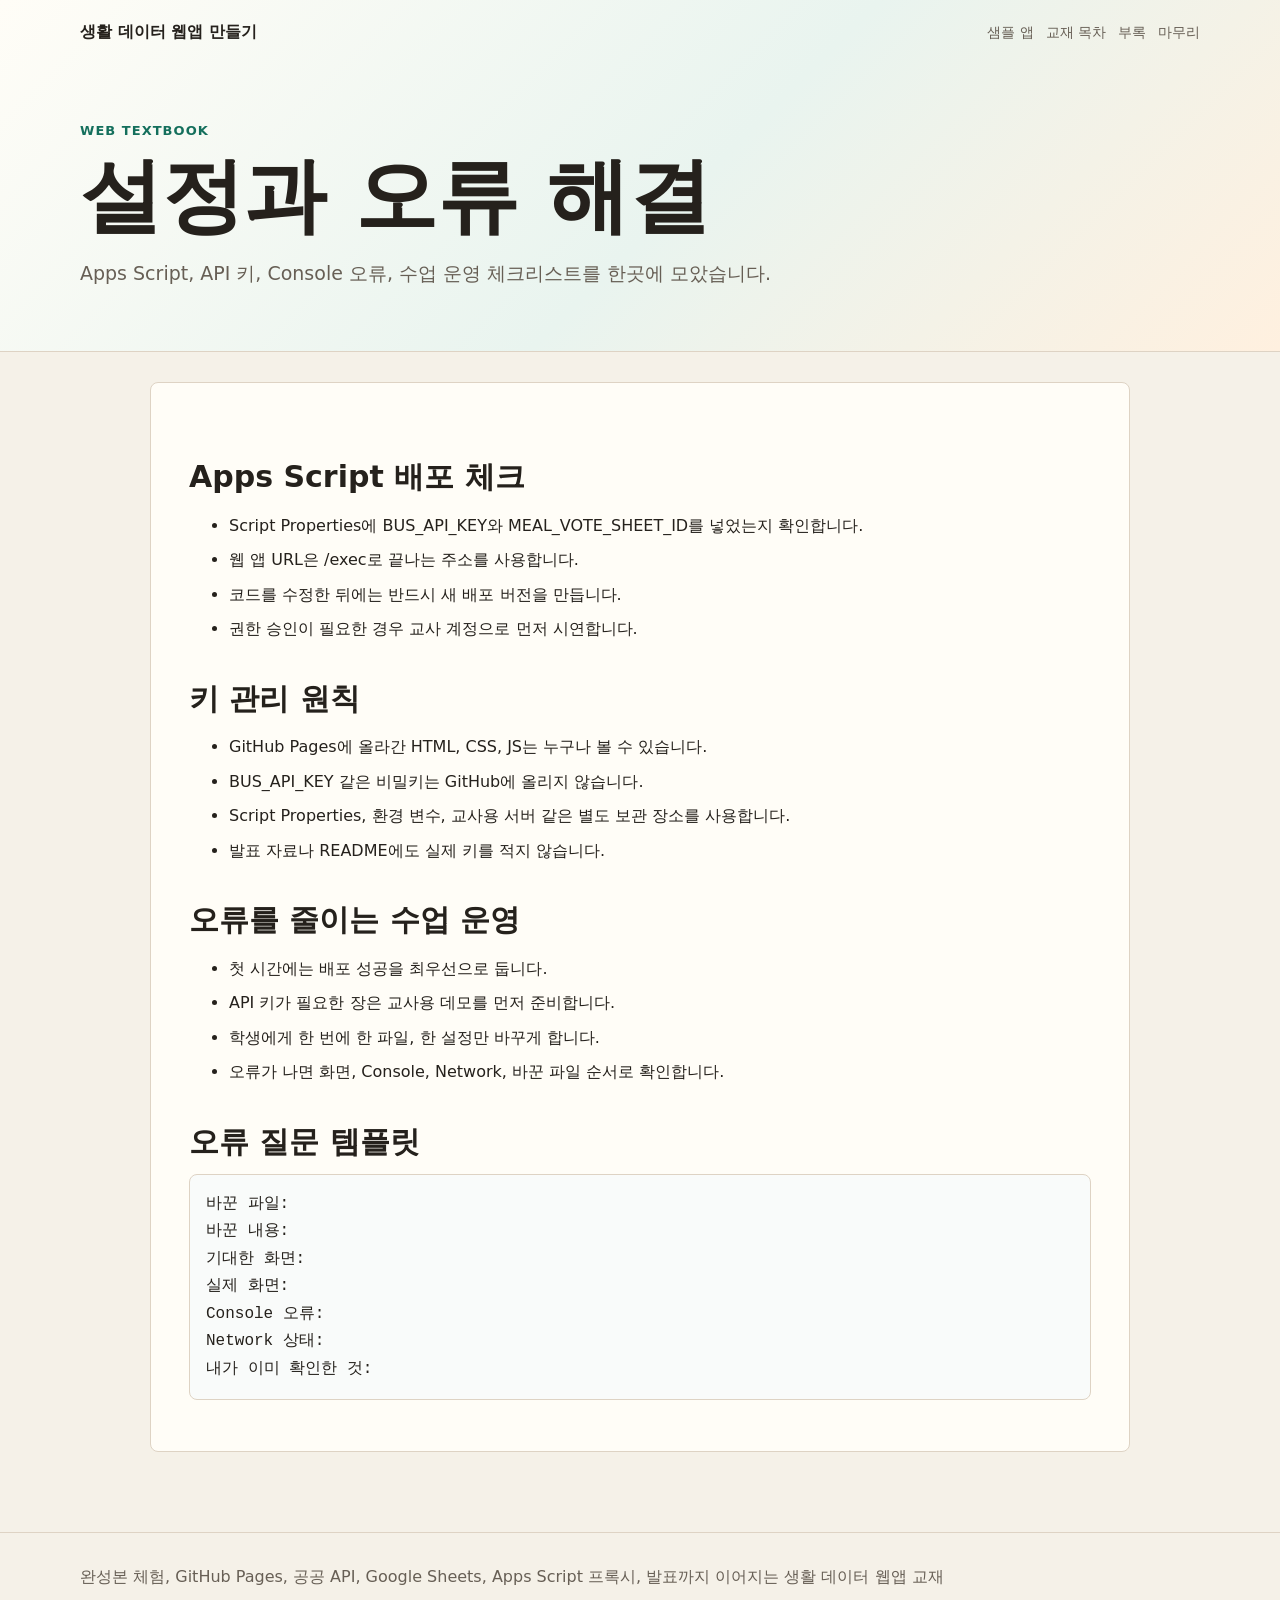
<file: textbook/appendix.html>
<!doctype html>
<html lang="ko">
<head>
  <meta charset="utf-8">
  <meta name="viewport" content="width=device-width,initial-scale=1">
  <title>설정과 오류 해결 | 생활 데이터 웹앱 만들기</title>
  <meta name="description" content="Apps Script, API 키, Console 오류, 수업 운영 체크리스트를 한곳에 모았습니다.">
  <link rel="stylesheet" href="../assets/textbook.css">
</head>
<body>
  <header class="top">
    <div class="bar shell"><a class="brand" href="../textbook.html">생활 데이터 웹앱 만들기</a><nav class="nav"><a href="../index.html">샘플 앱</a><a href="../textbook.html">교재 목차</a><a href="../textbook/appendix.html">부록</a><a href="../textbook/finish.html">마무리</a></nav></div>
    <div class="hero shell">
      <p class="eyebrow">Web Textbook</p>
      <h1>설정과 오류 해결</h1>
      <p class="lead">Apps Script, API 키, Console 오류, 수업 운영 체크리스트를 한곳에 모았습니다.</p>
    </div>
  </header>
  <main class="chapter-wrap"><article class="book"><h2>Apps Script 배포 체크</h2><ul><li>Script Properties에 BUS_API_KEY와 MEAL_VOTE_SHEET_ID를 넣었는지 확인합니다.</li><li>웹 앱 URL은 /exec로 끝나는 주소를 사용합니다.</li><li>코드를 수정한 뒤에는 반드시 새 배포 버전을 만듭니다.</li><li>권한 승인이 필요한 경우 교사 계정으로 먼저 시연합니다.</li></ul>
<h2>키 관리 원칙</h2><ul><li>GitHub Pages에 올라간 HTML, CSS, JS는 누구나 볼 수 있습니다.</li><li>BUS_API_KEY 같은 비밀키는 GitHub에 올리지 않습니다.</li><li>Script Properties, 환경 변수, 교사용 서버 같은 별도 보관 장소를 사용합니다.</li><li>발표 자료나 README에도 실제 키를 적지 않습니다.</li></ul>
<h2>오류를 줄이는 수업 운영</h2><ul><li>첫 시간에는 배포 성공을 최우선으로 둡니다.</li><li>API 키가 필요한 장은 교사용 데모를 먼저 준비합니다.</li><li>학생에게 한 번에 한 파일, 한 설정만 바꾸게 합니다.</li><li>오류가 나면 화면, Console, Network, 바꾼 파일 순서로 확인합니다.</li></ul><h2>오류 질문 템플릿</h2><pre><code>바꾼 파일:
바꾼 내용:
기대한 화면:
실제 화면:
Console 오류:
Network 상태:
내가 이미 확인한 것:</code></pre></article></main>
  <footer class="footer"><div class="shell">완성본 체험, GitHub Pages, 공공 API, Google Sheets, Apps Script 프록시, 발표까지 이어지는 생활 데이터 웹앱 교재</div></footer>
</body>
</html>
</file>
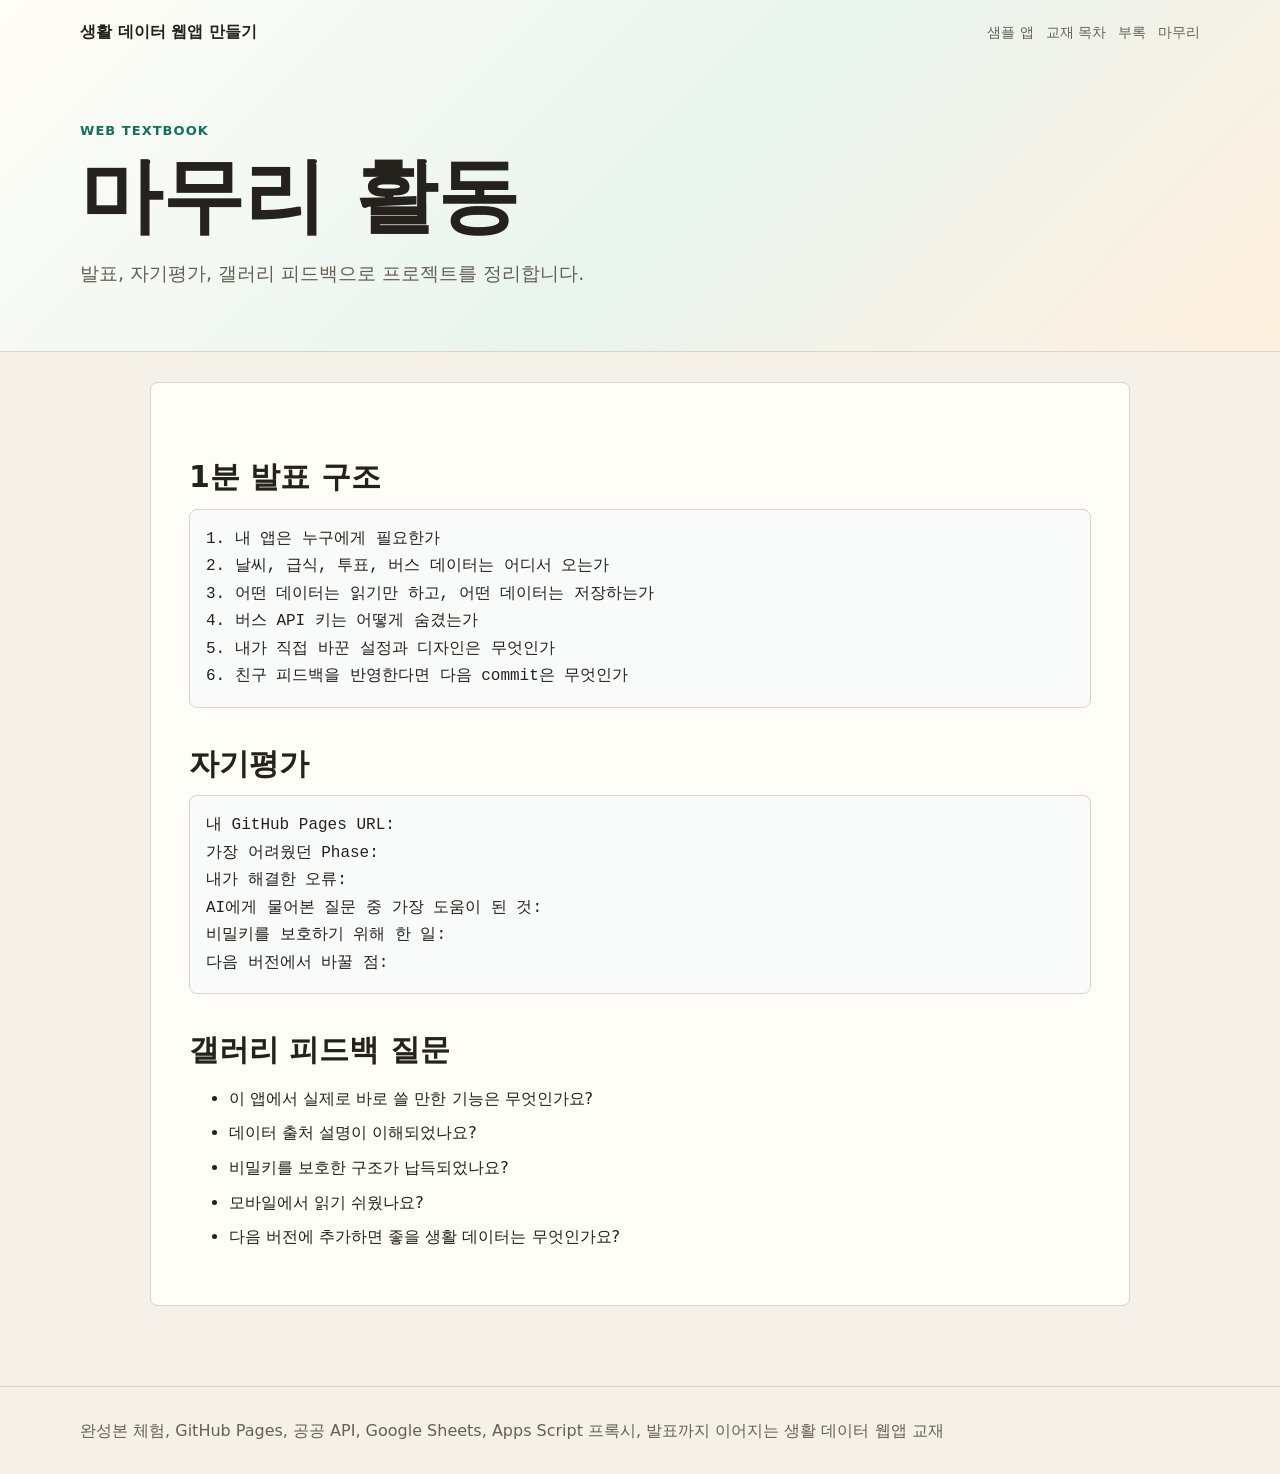
<file: textbook/finish.html>
<!doctype html>
<html lang="ko">
<head>
  <meta charset="utf-8">
  <meta name="viewport" content="width=device-width,initial-scale=1">
  <title>마무리 활동 | 생활 데이터 웹앱 만들기</title>
  <meta name="description" content="발표, 자기평가, 갤러리 피드백으로 프로젝트를 정리합니다.">
  <link rel="stylesheet" href="../assets/textbook.css">
</head>
<body>
  <header class="top">
    <div class="bar shell"><a class="brand" href="../textbook.html">생활 데이터 웹앱 만들기</a><nav class="nav"><a href="../index.html">샘플 앱</a><a href="../textbook.html">교재 목차</a><a href="../textbook/appendix.html">부록</a><a href="../textbook/finish.html">마무리</a></nav></div>
    <div class="hero shell">
      <p class="eyebrow">Web Textbook</p>
      <h1>마무리 활동</h1>
      <p class="lead">발표, 자기평가, 갤러리 피드백으로 프로젝트를 정리합니다.</p>
    </div>
  </header>
  <main class="chapter-wrap"><article class="book">
    <h2>1분 발표 구조</h2>
    <pre><code>1. 내 앱은 누구에게 필요한가
2. 날씨, 급식, 투표, 버스 데이터는 어디서 오는가
3. 어떤 데이터는 읽기만 하고, 어떤 데이터는 저장하는가
4. 버스 API 키는 어떻게 숨겼는가
5. 내가 직접 바꾼 설정과 디자인은 무엇인가
6. 친구 피드백을 반영한다면 다음 commit은 무엇인가</code></pre>
    <h2>자기평가</h2>
    <pre><code>내 GitHub Pages URL:
가장 어려웠던 Phase:
내가 해결한 오류:
AI에게 물어본 질문 중 가장 도움이 된 것:
비밀키를 보호하기 위해 한 일:
다음 버전에서 바꿀 점:</code></pre>
    <h2>갤러리 피드백 질문</h2>
    <ul><li>이 앱에서 실제로 바로 쓸 만한 기능은 무엇인가요?</li><li>데이터 출처 설명이 이해되었나요?</li><li>비밀키를 보호한 구조가 납득되었나요?</li><li>모바일에서 읽기 쉬웠나요?</li><li>다음 버전에 추가하면 좋을 생활 데이터는 무엇인가요?</li></ul>
  </article></main>
  <footer class="footer"><div class="shell">완성본 체험, GitHub Pages, 공공 API, Google Sheets, Apps Script 프록시, 발표까지 이어지는 생활 데이터 웹앱 교재</div></footer>
</body>
</html>
</file>
<file: css/style.css>
:root{color-scheme:light;--bg:#f7f4ef;--surface:#fff;--text:#1d2528;--muted:#667277;--line:#d9dedc;--accent:#0f766e;--accent-dark:#0b514d}*{box-sizing:border-box}body{margin:0;background:var(--bg);color:var(--text);font-family:system-ui,-apple-system,BlinkMacSystemFont,"Segoe UI",sans-serif;line-height:1.5}.app-header{display:flex;min-height:280px;align-items:end;justify-content:space-between;gap:24px;padding:48px max(24px,calc((100vw - 1040px)/2));background:linear-gradient(135deg,#103f44 0%,#0f766e 55%,#e6b35a 100%);color:white}.eyebrow{margin:0 0 12px;font-size:.82rem;font-weight:700;letter-spacing:0;text-transform:uppercase}h1,h2,p{margin-top:0}h1{max-width:760px;margin-bottom:12px;font-size:clamp(2.2rem,7vw,4.5rem);line-height:1.02}h2{margin-bottom:16px;font-size:1.35rem}.lead{max-width:680px;margin-bottom:0;font-size:1.1rem}.lead+.lead{margin-top:16px}button{min-width:112px;border:0;border-radius:6px;padding:12px 16px;background:white;color:var(--accent-dark);font:inherit;font-weight:700;cursor:pointer}button:hover{background:#f0fbf9}.layout{display:grid;grid-template-columns:minmax(0,1.35fr) minmax(300px,.65fr);gap:20px;width:min(1040px,calc(100% - 32px));margin:24px auto 48px}.panel{border:1px solid var(--line);border-radius:8px;padding:22px;background:var(--surface)}.status{margin-bottom:16px;color:var(--muted)}.api-panel{grid-row:span 3}.api-grid,.vote-list{display:grid;gap:12px}.vote-day{display:grid;gap:10px}.vote-day h3{margin:6px 0 0;font-size:1rem}.api-card,.vote-card{border:1px solid var(--line);border-radius:8px;padding:16px;background:#fbfcfb}.api-card strong,.vote-card strong{display:block;margin-bottom:6px}.api-card p{margin-bottom:10px;color:var(--muted)}.meta-row,.vote-row{display:flex;flex-wrap:wrap;align-items:center;justify-content:space-between;gap:10px}.badge{display:inline-flex;align-items:center;min-height:26px;border-radius:999px;padding:4px 10px;background:#e7f5f2;color:var(--accent-dark);font-size:.85rem;font-weight:700}.vote-card button{min-width:auto;background:var(--accent);color:white}.vote-card button:hover{background:var(--accent-dark)}.empty-note{margin:10px 0 0;color:var(--muted)}.connection-list{display:grid;gap:14px;margin:0}.connection-list div{border-bottom:1px solid var(--line);padding-bottom:12px}.connection-list div:last-child{border-bottom:0;padding-bottom:0}dt{font-weight:800}dd{margin:4px 0 0;color:var(--muted)}.settings-form{display:grid;gap:12px}.settings-form label{display:grid;gap:6px;color:var(--muted);font-weight:700}.settings-form input{width:100%;border:1px solid var(--line);border-radius:6px;padding:11px 12px;font:inherit;color:var(--text);background:#fbfcfb}.settings-actions{display:flex;gap:8px;flex-wrap:wrap}.settings-actions button:first-child{background:var(--accent);color:white}.settings-actions button:first-child:hover{background:var(--accent-dark)}.settings-actions button{min-width:auto}@media(max-width:760px){.app-header{display:grid;min-height:360px;align-items:end}.layout{grid-template-columns:1fr}button{width:100%}.settings-actions{display:grid}}
</file>
<file: assets/textbook.css>
:root {
  --bg: #f5f1e8;
  --paper: #fffdf7;
  --ink: #25211c;
  --muted: #675f55;
  --line: #ded3c4;
  --green: #146f5c;
  --blue: #315f9f;
  --rust: #a35422;
  --soft-green: #e8f4ef;
  --soft-blue: #edf3fb;
  --soft-rust: #fff0df;
}
* { box-sizing: border-box; }
body { margin: 0; background: var(--bg); color: var(--ink); font-family: ui-sans-serif, system-ui, -apple-system, BlinkMacSystemFont, "Segoe UI", sans-serif; line-height: 1.72; }
a { color: var(--green); text-underline-offset: 3px; }
.shell { width: min(1120px, calc(100% - 32px)); margin: 0 auto; }
.top { background: linear-gradient(135deg, #fffdf7 0%, #e9f4ef 54%, #fff0df 100%); border-bottom: 1px solid var(--line); }
.bar { display: flex; justify-content: space-between; align-items: center; gap: 16px; padding: 18px 0; }
.brand { color: var(--ink); text-decoration: none; font-weight: 850; }
.nav { display: flex; gap: 12px; flex-wrap: wrap; }
.nav a { color: var(--muted); text-decoration: none; font-size: 14px; }
.hero { padding: 56px 0 42px; }
.eyebrow { margin: 0 0 12px; color: var(--green); font-size: 13px; font-weight: 850; letter-spacing: .08em; text-transform: uppercase; }
h1 { max-width: 900px; margin: 0 0 16px; font-size: clamp(42px, 7vw, 82px); line-height: 1.03; letter-spacing: 0; }
h2 { margin: 38px 0 12px; font-size: 30px; line-height: 1.22; letter-spacing: 0; }
h3 { margin: 26px 0 8px; font-size: 21px; line-height: 1.25; letter-spacing: 0; }
.lead { max-width: 780px; color: var(--muted); font-size: 19px; }
.actions { display: flex; flex-wrap: wrap; gap: 10px; margin-top: 26px; }
.btn { display: inline-flex; align-items: center; justify-content: center; min-height: 44px; padding: 10px 15px; border: 1px solid var(--line); border-radius: 8px; background: white; color: var(--ink); text-decoration: none; font-weight: 780; }
.btn.primary { background: var(--green); border-color: var(--green); color: white; }
.wrap { width: min(1120px, calc(100% - 32px)); margin: 34px auto 80px; }
.chapter-wrap { width: min(980px, calc(100% - 32px)); margin: 30px auto 80px; }
.grid { display: grid; grid-template-columns: repeat(auto-fit, minmax(255px, 1fr)); gap: 14px; }
.card { display: block; min-height: 205px; padding: 20px; border: 1px solid var(--line); border-radius: 8px; background: var(--paper); color: inherit; text-decoration: none; }
.card:hover { border-color: #8daf9f; transform: translateY(-1px); }
.phase { color: var(--rust); font-size: 13px; font-weight: 850; }
.card strong { display: block; margin: 7px 0 9px; font-size: 21px; line-height: 1.25; }
.card p { margin: 0; color: var(--muted); }
.panel, .book { border: 1px solid var(--line); border-radius: 8px; background: var(--paper); }
.panel { padding: 22px; }
.book { padding: clamp(20px, 4vw, 38px); }
.band { margin: 26px 0; padding: 20px; border: 1px solid var(--line); border-left: 5px solid var(--green); border-radius: 8px; background: var(--soft-green); }
.teacher { margin: 24px 0; padding: 20px; border: 1px solid var(--line); border-radius: 8px; background: var(--soft-blue); }
.meta { display: grid; grid-template-columns: repeat(auto-fit, minmax(240px, 1fr)); gap: 14px; margin: 22px 0; }
.box { padding: 16px; border: 1px solid var(--line); border-radius: 8px; background: white; }
.box b { color: var(--rust); }
pre { overflow: auto; white-space: pre-wrap; padding: 16px; border: 1px solid var(--line); border-radius: 8px; background: #f9fbfa; }
code { font-family: ui-monospace, SFMono-Regular, Menlo, Consolas, monospace; }
li + li { margin-top: 7px; }
.chapter-nav { display: flex; flex-wrap: wrap; gap: 10px; margin-bottom: 18px; }
.footer { border-top: 1px solid var(--line); padding: 30px 0; color: var(--muted); }
@media (max-width: 680px) { .bar { align-items: flex-start; flex-direction: column; } h1 { font-size: 42px; } .card { min-height: auto; } }
</file>
